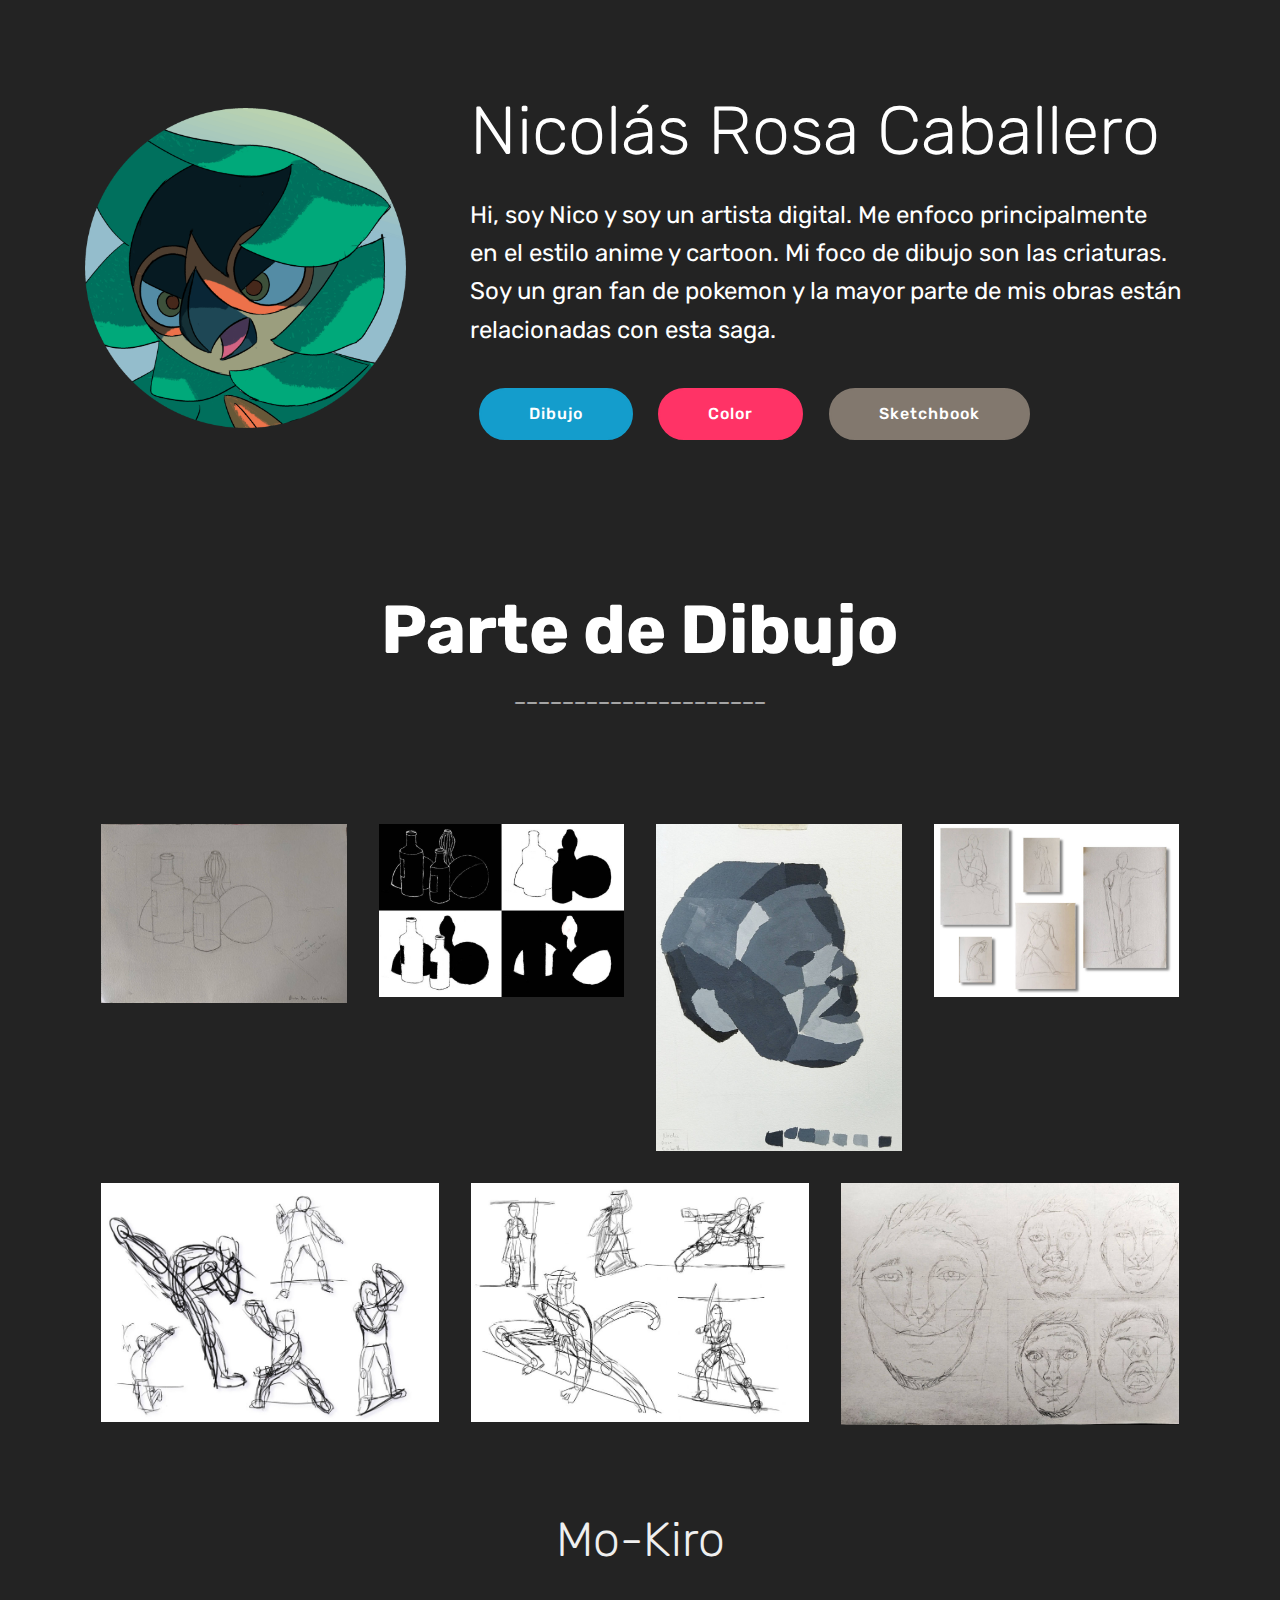
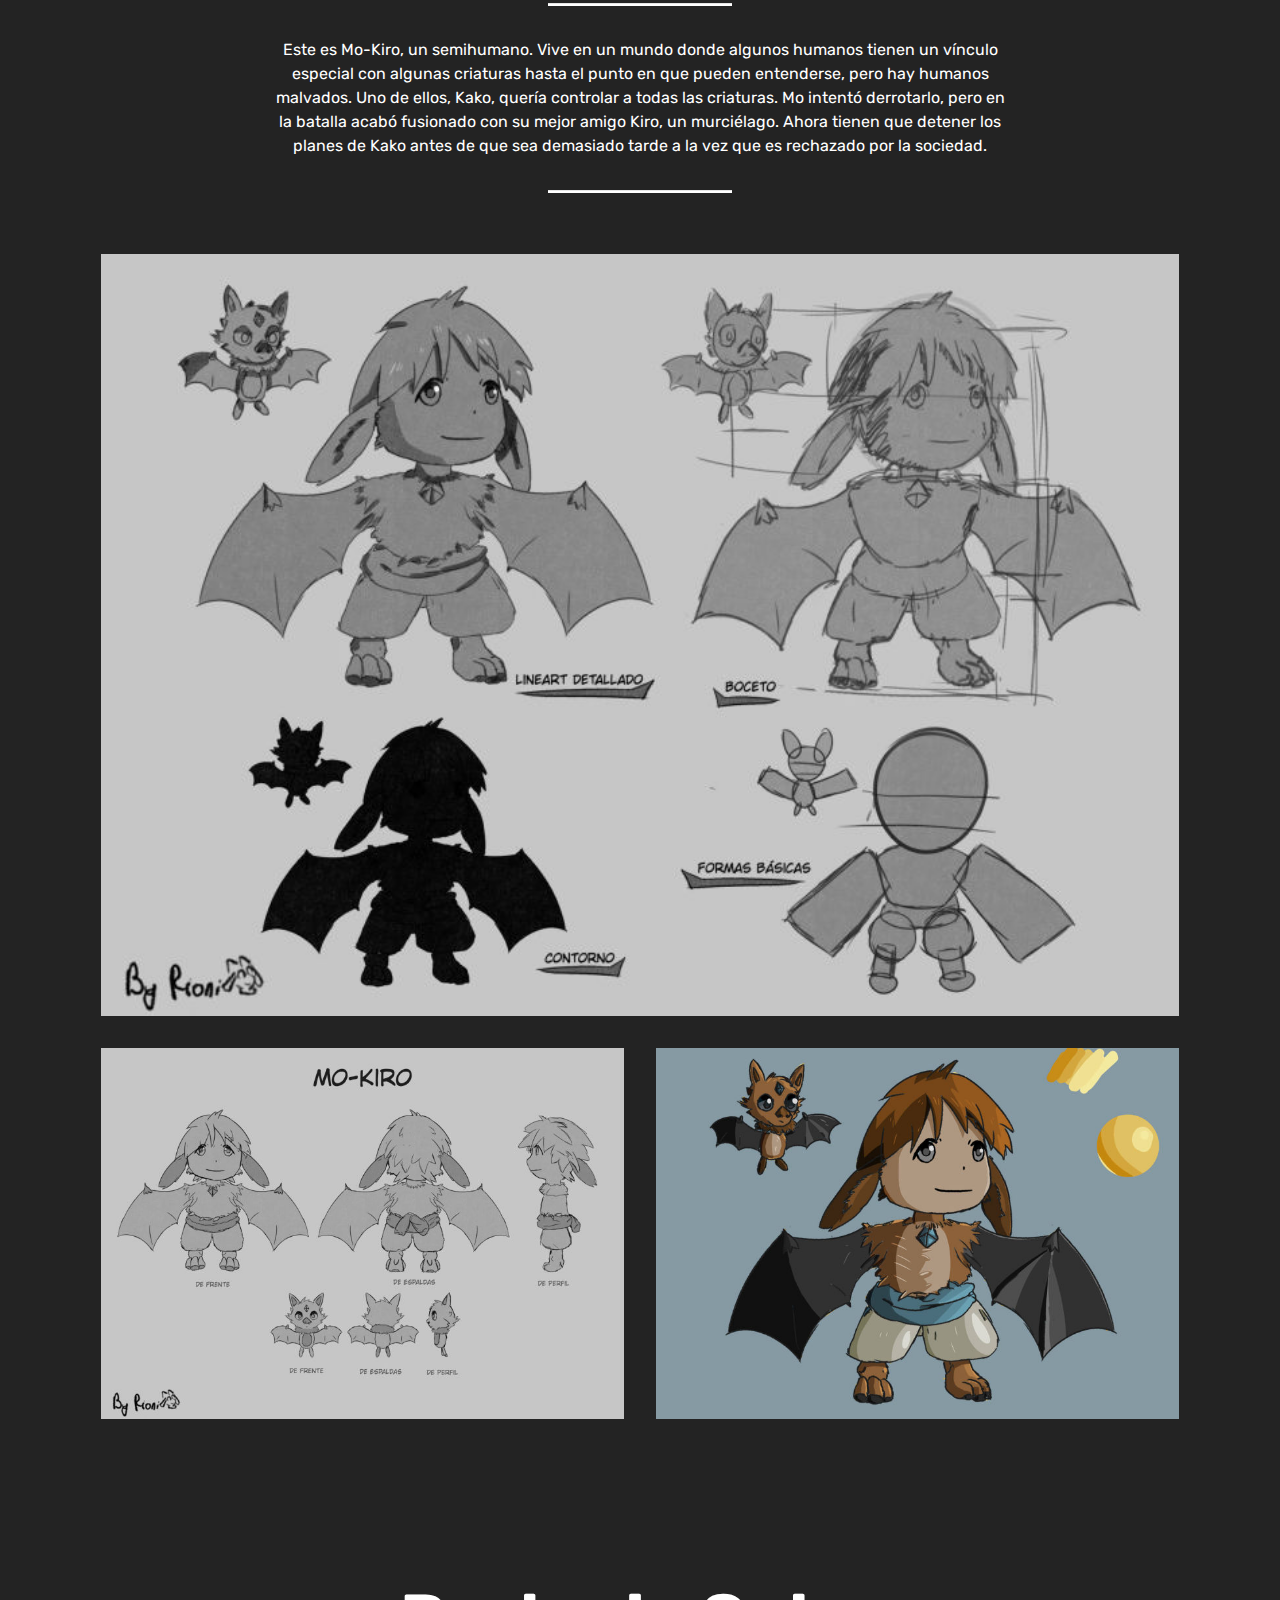
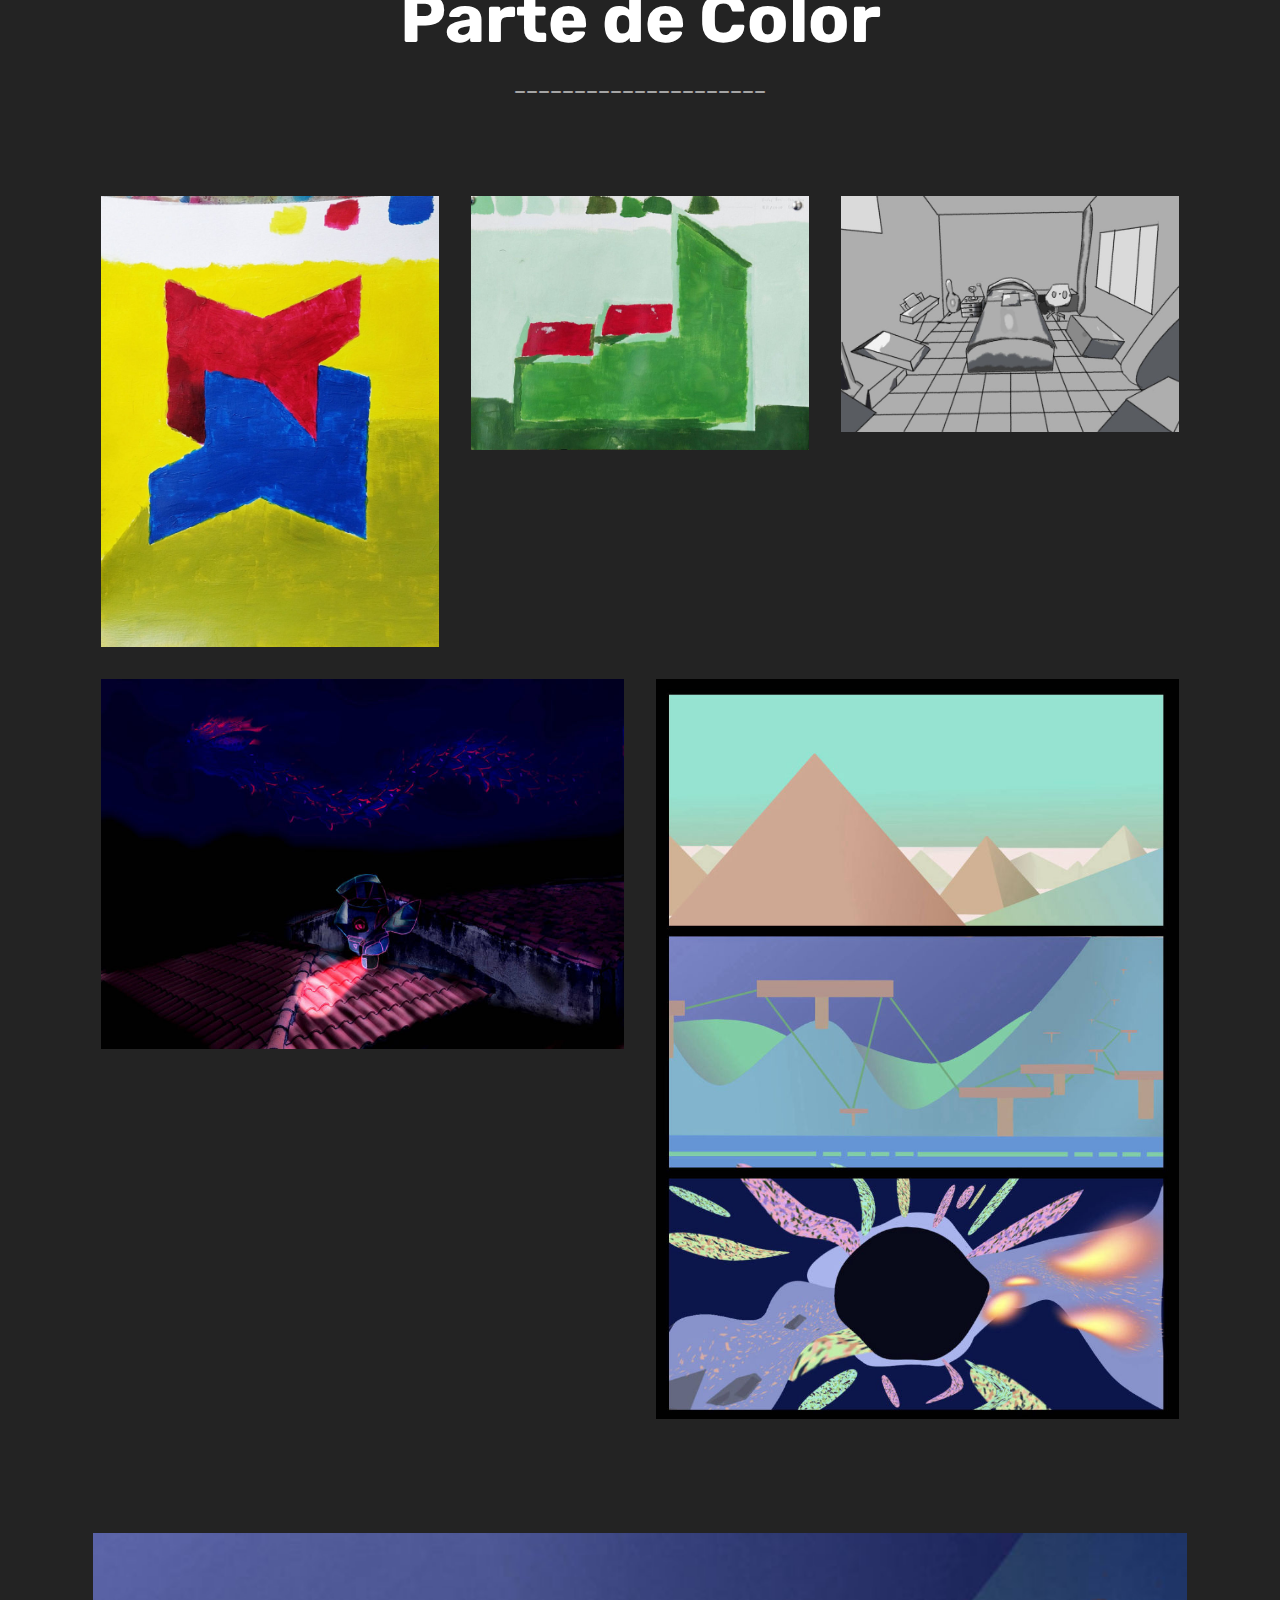
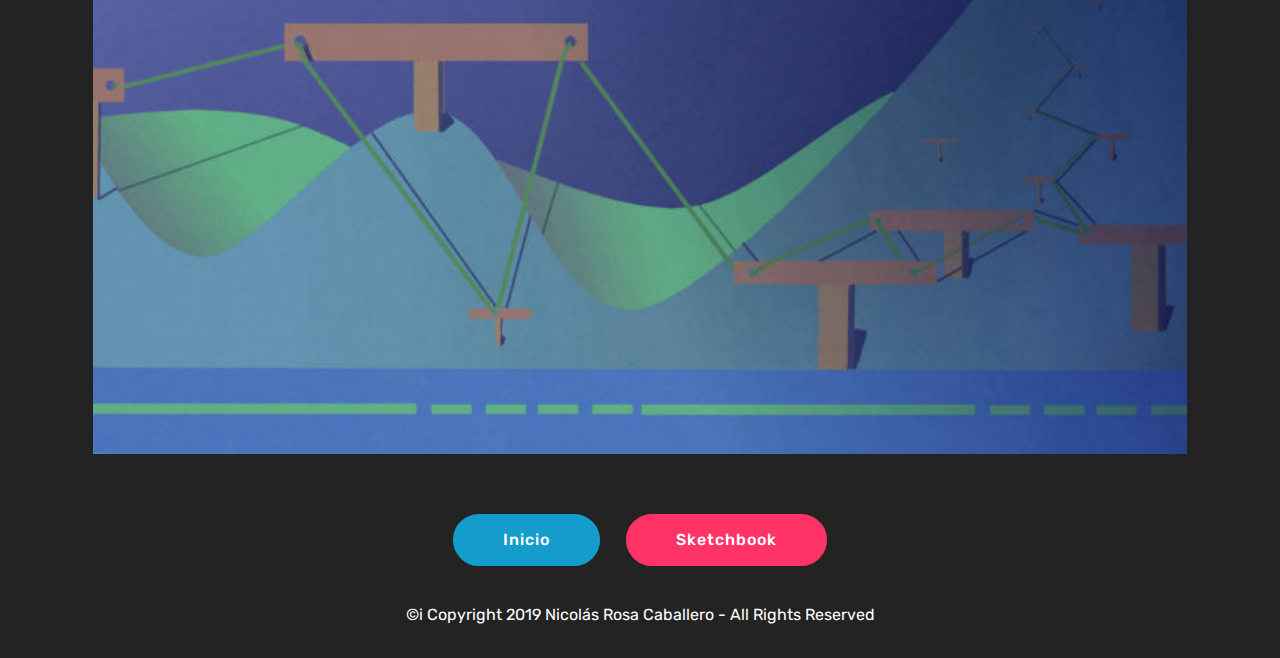
<file: index.html>
<!DOCTYPE html>
<html  >
<head>
  <!-- Site made with Mobirise Website Builder v4.12.3, https://mobirise.com -->
  <meta charset="UTF-8">
  <meta http-equiv="X-UA-Compatible" content="IE=edge">
  <meta name="generator" content="Mobirise v4.12.3, mobirise.com">
  <meta name="viewport" content="width=device-width, initial-scale=1, minimum-scale=1">
  <link rel="shortcut icon" href="assets/images/logo4.png" type="image/x-icon">
  <meta name="description" content="">
  
  
  <title>Home</title>
  <link rel="stylesheet" href="assets/web/assets/mobirise-icons/mobirise-icons.css">
  <link rel="stylesheet" href="assets/bootstrap/css/bootstrap.min.css">
  <link rel="stylesheet" href="assets/bootstrap/css/bootstrap-grid.min.css">
  <link rel="stylesheet" href="assets/bootstrap/css/bootstrap-reboot.min.css">
  <link rel="stylesheet" href="assets/tether/tether.min.css">
  <link rel="stylesheet" href="assets/theme/css/style.css">
  <link rel="stylesheet" href="assets/gallery/style.css">
  <link rel="preload" as="style" href="assets/mobirise/css/mbr-additional.css"><link rel="stylesheet" href="assets/mobirise/css/mbr-additional.css" type="text/css">
  
  
  
</head>
<body>
  <section class="header3 cid-s0ERqsQENN" id="header3-16">

    

    

    <div class="container">
        <div class="media-container-row">
            <div class="mbr-figure" style="width: 50%;">
                <img src="assets/images/1-1014x1014.png" alt="Mobirise" title="">
            </div>

            <div class="media-content">
                <h1 class="mbr-section-title mbr-white pb-3 mbr-fonts-style display-1">
                    Nicolás Rosa Caballero</h1>
                
                <div class="mbr-section-text mbr-white pb-3 ">
                    <p class="mbr-text mbr-fonts-style display-5">
                        Hi, soy Nico y soy un artista digital. Me enfoco principalmente<br>en el estilo anime y cartoon. Mi foco de dibujo son las criaturas. Soy un gran fan de pokemon y la mayor parte de mis obras están relacionadas con esta saga.</p>
                </div>
                <div class="mbr-section-btn"><a class="btn btn-md btn-primary display-4" href="index.html#content5-e">Dibujo</a>
                    <a class="btn btn-md btn-secondary display-4" href="index.html#content4-m">Color</a> <a class="btn btn-md btn-info display-4" href="page1.html">Sketchbook</a></div>
            </div>
        </div>
    </div>

</section>

<section class="engine"><a href="https://mobirise.info/z">best html templates</a></section><section class="mbr-section content5 cid-s0BRYVzt3G" id="content5-e">

    

    

    <div class="container">
        <div class="media-container-row">
            <div class="title col-12 col-md-8">
                <h2 class="align-center mbr-bold mbr-white pb-3 mbr-fonts-style display-1">
                    Parte de Dibujo</h2>
                <h3 class="mbr-section-subtitle align-center mbr-light mbr-white pb-3 mbr-fonts-style display-7">_____________________</h3>
                
                
            </div>
        </div>
    </div>
</section>

<section class="mbr-gallery mbr-slider-carousel cid-s0BYRwAEWY" id="gallery4-l">

    

    <div class="container">
        <div><!-- Gallery --><div class="gallery-row"><div class="mbr-gallery-layout-default"><div><div class="row-first row justify-content-center m-0"><div class="mbr-gallery-item col-lg-3 col-md-6 col-sm-12 p-3" data-video-url="false"><div href="#lb-gallery4-l" data-slide-to="0" data-toggle="modal"><img src="assets/images/1-2000x1457-800x583.jpg" alt="" title=""><span class="icon-focus"></span></div></div><div class="mbr-gallery-item col-lg-3 col-md-6 col-sm-12 p-3" data-video-url="false"><div href="#lb-gallery4-l" data-slide-to="1" data-toggle="modal"><img src="assets/images/2-2000x1414-800x566.jpg" alt="" title=""><span class="icon-focus"></span></div></div><div class="mbr-gallery-item col-lg-3 col-md-6 col-sm-12 p-3" data-video-url="false"><div href="#lb-gallery4-l" data-slide-to="2" data-toggle="modal"><img src="assets/images/3-1500x2000-800x1067.jpg" alt="" title=""><span class="icon-focus"></span></div></div><div class="mbr-gallery-item col-lg-3 col-md-6 col-sm-12 p-3" data-video-url="false"><div href="#lb-gallery4-l" data-slide-to="3" data-toggle="modal"><img src="assets/images/4-2000x1412-800x565.jpg" alt="" title=""><span class="icon-focus"></span></div></div></div><div class="row-second row justify-content-center m-0"><div class="mbr-gallery-item col-lg-4 col-md-4 col-sm-12 p-3" data-video-url="false"><div href="#lb-gallery4-l" data-slide-to="4" data-toggle="modal"><img src="assets/images/5-2000x1412-800x565.jpg" alt="" title=""><span class="icon-focus"></span></div></div><div class="mbr-gallery-item col-lg-4 col-md-4 col-sm-12 p-3" data-video-url="false"><div href="#lb-gallery4-l" data-slide-to="5" data-toggle="modal"><img src="assets/images/6-2000x1412-800x565.jpg" alt="" title=""><span class="icon-focus"></span></div></div><div class="mbr-gallery-item col-lg-4 col-md-4 col-sm-12 p-3" data-video-url="false"><div href="#lb-gallery4-l" data-slide-to="6" data-toggle="modal"><img src="assets/images/7-2000x1429-800x572.jpg" alt="" title=""><span class="icon-focus"></span></div></div></div></div><div class="clearfix"></div></div></div><!-- Lightbox --><div data-app-prevent-settings="" class="mbr-slider modal fade carousel slide" tabindex="-1" data-keyboard="true" data-interval="false" id="lb-gallery4-l"><div class="modal-dialog"><div class="modal-content"><div class="modal-body"><div class="carousel-inner"><div class="carousel-item"><img src="assets/images/1-2000x1457.jpg" alt="" title=""></div><div class="carousel-item"><img src="assets/images/2-2000x1414.jpg" alt="" title=""></div><div class="carousel-item"><img src="assets/images/3-1500x2000.jpg" alt="" title=""></div><div class="carousel-item"><img src="assets/images/4-2000x1412.jpg" alt="" title=""></div><div class="carousel-item"><img src="assets/images/5-2000x1412.jpg" alt="" title=""></div><div class="carousel-item"><img src="assets/images/6-2000x1412.jpg" alt="" title=""></div><div class="carousel-item active"><img src="assets/images/7-2000x1429.jpg" alt="" title=""></div></div><a class="carousel-control carousel-control-prev" role="button" data-slide="prev" href="#lb-gallery4-l"><span class="mbri-left mbr-iconfont" aria-hidden="true"></span><span class="sr-only">Previous</span></a><a class="carousel-control carousel-control-next" role="button" data-slide="next" href="#lb-gallery4-l"><span class="mbri-right mbr-iconfont" aria-hidden="true"></span><span class="sr-only">Next</span></a><a class="close" href="#" role="button" data-dismiss="modal"><span class="sr-only">Close</span></a></div></div></div></div></div>
    </div>

</section>

<section class="mbr-section content4 cid-s0C8iZdyMY" id="content4-x">

    

    <div class="container">
        <div class="media-container-row">
            <div class="title col-12 col-md-8">
                <h2 class="align-center pb-3 mbr-fonts-style display-2">
                    Mo-Kiro</h2>
                
                
            </div>
        </div>
    </div>
</section>

<section class="mbr-section article content10 cid-s0C8k1e6WN" id="content10-y">
    
     

    <div class="container">
        <div class="inner-container" style="width: 66%;">
            <hr class="line" style="width: 25%;">
            <div class="section-text align-center mbr-white mbr-fonts-style display-7">Este es Mo-Kiro, un semihumano. Vive en un mundo donde algunos humanos tienen un vínculo especial con algunas criaturas hasta el punto en que pueden entenderse, pero hay humanos malvados. Uno de ellos, Kako, quería controlar a todas las criaturas. Mo intentó derrotarlo, pero en la batalla acabó fusionado con su mejor amigo Kiro, un murciélago. Ahora tienen que detener los planes de Kako antes de que sea demasiado tarde a la vez que es rechazado por la sociedad.</div>
            <hr class="line" style="width: 25%;">
        </div>
    </div>
</section>

<section class="mbr-gallery mbr-slider-carousel cid-s0C63aYhXE" id="gallery4-v">

    

    <div class="container">
        <div><!-- Gallery --><div class="gallery-row"><div class="mbr-gallery-layout-default"><div><div class="row-first row justify-content-center m-0"><div class="mbr-gallery-item col-lg-12 col-md-6 col-sm-12 p-3" data-video-url="false"><div href="#lb-gallery4-v" data-slide-to="0" data-toggle="modal"><img src="assets/images/8-2000x1414-800x566.jpg" alt="" title=""><span class="icon-focus"></span></div></div></div><div class="row-second row justify-content-center m-0"><div class="mbr-gallery-item col-lg-6 col-md-6 col-sm-12 p-3" data-video-url="false"><div href="#lb-gallery4-v" data-slide-to="1" data-toggle="modal"><img src="assets/images/9-2000x1414-800x566.jpg" alt="" title=""><span class="icon-focus"></span></div></div><div class="mbr-gallery-item col-lg-6 col-md-6 col-sm-12 p-3" data-video-url="false"><div href="#lb-gallery4-v" data-slide-to="2" data-toggle="modal"><img src="assets/images/10-2000x1414-800x566.jpg" alt="" title=""><span class="icon-focus"></span></div></div></div></div><div class="clearfix"></div></div></div><!-- Lightbox --><div data-app-prevent-settings="" class="mbr-slider modal fade carousel slide" tabindex="-1" data-keyboard="true" data-interval="false" id="lb-gallery4-v"><div class="modal-dialog"><div class="modal-content"><div class="modal-body"><div class="carousel-inner"><div class="carousel-item"><img src="assets/images/8-2000x1414.jpg" alt="" title=""></div><div class="carousel-item"><img src="assets/images/9-2000x1414.jpg" alt="" title=""></div><div class="carousel-item active"><img src="assets/images/10-2000x1414.jpg" alt="" title=""></div></div><a class="carousel-control carousel-control-prev" role="button" data-slide="prev" href="#lb-gallery4-v"><span class="mbri-left mbr-iconfont" aria-hidden="true"></span><span class="sr-only">Previous</span></a><a class="carousel-control carousel-control-next" role="button" data-slide="next" href="#lb-gallery4-v"><span class="mbri-right mbr-iconfont" aria-hidden="true"></span><span class="sr-only">Next</span></a><a class="close" href="#" role="button" data-dismiss="modal"><span class="sr-only">Close</span></a></div></div></div></div></div>
    </div>

</section>

<section class="mbr-section content4 cid-s0C0HiWBUi" id="content4-m">

    

    <div class="container">
        <div class="media-container-row">
            <div class="title col-12 col-md-8">
                <h2 class="align-center pb-3 mbr-fonts-style display-1"><strong>
                    Parte de Color</strong></h2>
                <h3 class="mbr-section-subtitle align-center mbr-light mbr-fonts-style display-7">
                    _____________________
                </h3>
                
            </div>
        </div>
    </div>
</section>

<section class="mbr-gallery mbr-slider-carousel cid-s0C1afxXaD" id="gallery4-o">

    

    <div class="container">
        <div><!-- Gallery --><div class="gallery-row"><div class="mbr-gallery-layout-default"><div><div class="row-first row justify-content-center m-0"><div class="mbr-gallery-item col-lg-4 col-md-4 col-sm-12 p-3" data-video-url="false"><div href="#lb-gallery4-o" data-slide-to="0" data-toggle="modal"><img src="assets/images/1-1500x2000-800x1067.jpg" alt="" title=""><span class="icon-focus"></span></div></div><div class="mbr-gallery-item col-lg-4 col-md-4 col-sm-12 p-3" data-video-url="false"><div href="#lb-gallery4-o" data-slide-to="1" data-toggle="modal"><img src="assets/images/2-1280x960-800x600.jpg" alt="" title=""><span class="icon-focus"></span></div></div><div class="mbr-gallery-item col-lg-4 col-md-4 col-sm-12 p-3" data-video-url="false"><div href="#lb-gallery4-o" data-slide-to="2" data-toggle="modal"><img src="assets/images/3-2000x1398-800x559.jpg" alt="" title=""><span class="icon-focus"></span></div></div></div><div class="row-second row justify-content-center m-0"><div class="mbr-gallery-item col-lg-6 col-md-6 col-sm-12 p-3" data-video-url="false"><div href="#lb-gallery4-o" data-slide-to="3" data-toggle="modal"><img src="assets/images/4-2000x1414-800x566.jpg" alt="" title=""><span class="icon-focus"></span></div></div><div class="mbr-gallery-item col-lg-6 col-md-6 col-sm-12 p-3" data-video-url="false"><div href="#lb-gallery4-o" data-slide-to="4" data-toggle="modal"><img src="assets/images/5-1240x1754-800x1132.jpg" alt="" title=""><span class="icon-focus"></span></div></div></div></div><div class="clearfix"></div></div></div><!-- Lightbox --><div data-app-prevent-settings="" class="mbr-slider modal fade carousel slide" tabindex="-1" data-keyboard="true" data-interval="false" id="lb-gallery4-o"><div class="modal-dialog"><div class="modal-content"><div class="modal-body"><div class="carousel-inner"><div class="carousel-item"><img src="assets/images/1-1500x2000.jpg" alt="" title=""></div><div class="carousel-item"><img src="assets/images/2-1280x960.jpg" alt="" title=""></div><div class="carousel-item"><img src="assets/images/3-2000x1398.jpg" alt="" title=""></div><div class="carousel-item"><img src="assets/images/4-2000x1414.jpg" alt="" title=""></div><div class="carousel-item active"><img src="assets/images/5-1240x1754.jpg" alt="" title=""></div></div><a class="carousel-control carousel-control-prev" role="button" data-slide="prev" href="#lb-gallery4-o"><span class="mbri-left mbr-iconfont" aria-hidden="true"></span><span class="sr-only">Previous</span></a><a class="carousel-control carousel-control-next" role="button" data-slide="next" href="#lb-gallery4-o"><span class="mbri-right mbr-iconfont" aria-hidden="true"></span><span class="sr-only">Next</span></a><a class="close" href="#" role="button" data-dismiss="modal"><span class="sr-only">Close</span></a></div></div></div></div></div>
    </div>

</section>

<section class="mbr-gallery mbr-slider-carousel cid-s0C5pnDWvj" id="gallery4-u">

    

    <div class="container">
        <div><!-- Gallery --><div class="gallery-row"><div class="mbr-gallery-layout-default"><div><div class="row-first row justify-content-center m-0"><div class="mbr-gallery-item col-lg-12 col-md-6 col-sm-12 p-2" data-video-url="false"><div href="#lb-gallery4-u" data-slide-to="0" data-toggle="modal"><img src="assets/images/6-2000x953-800x381.jpg" alt="" title=""><span class="icon-focus"></span></div></div></div></div><div class="clearfix"></div></div></div><!-- Lightbox --><div data-app-prevent-settings="" class="mbr-slider modal fade carousel slide" tabindex="-1" data-keyboard="true" data-interval="false" id="lb-gallery4-u"><div class="modal-dialog"><div class="modal-content"><div class="modal-body"><div class="carousel-inner"><div class="carousel-item active"><img src="assets/images/6-2000x953.jpg" alt="" title=""></div></div><a class="carousel-control carousel-control-prev" role="button" data-slide="prev" href="#lb-gallery4-u"><span class="mbri-left mbr-iconfont" aria-hidden="true"></span><span class="sr-only">Previous</span></a><a class="carousel-control carousel-control-next" role="button" data-slide="next" href="#lb-gallery4-u"><span class="mbri-right mbr-iconfont" aria-hidden="true"></span><span class="sr-only">Next</span></a><a class="close" href="#" role="button" data-dismiss="modal"><span class="sr-only">Close</span></a></div></div></div></div></div>
    </div>

</section>

<section class="mbr-section content8 cid-s0EUJHnQI4" id="content8-17">

    

    <div class="container">
        <div class="media-container-row title">
            <div class="col-12 col-md-8">
                <div class="mbr-section-btn align-center"><a class="btn btn-primary display-4" href="#top">Inicio</a>
                    <a class="btn btn-secondary display-4" href="page1.html#header1-10">Sketchbook</a></div>
            </div>
        </div>
    </div>
</section>

<section once="footers" class="cid-s0C2JcTIdu" id="footer6-r">

    

    

    <div class="container">
        <div class="media-container-row align-center mbr-white">
            <div class="col-12">
                <p class="mbr-text mb-0 mbr-fonts-style display-7">
                    ©i Copyright 2019 Nicolás Rosa Caballero - All Rights Reserved
                </p>
            </div>
        </div>
    </div>
</section>


  <script src="assets/web/assets/jquery/jquery.min.js"></script>
  <script src="assets/popper/popper.min.js"></script>
  <script src="assets/bootstrap/js/bootstrap.min.js"></script>
  <script src="assets/tether/tether.min.js"></script>
  <script src="assets/smoothscroll/smooth-scroll.js"></script>
  <script src="assets/bootstrapcarouselswipe/bootstrap-carousel-swipe.js"></script>
  <script src="assets/vimeoplayer/jquery.mb.vimeo_player.js"></script>
  <script src="assets/masonry/masonry.pkgd.min.js"></script>
  <script src="assets/imagesloaded/imagesloaded.pkgd.min.js"></script>
  <script src="assets/theme/js/script.js"></script>
  <script src="assets/gallery/player.min.js"></script>
  <script src="assets/gallery/script.js"></script>
  <script src="assets/slidervideo/script.js"></script>
  
  
</body>
</html>
</file>
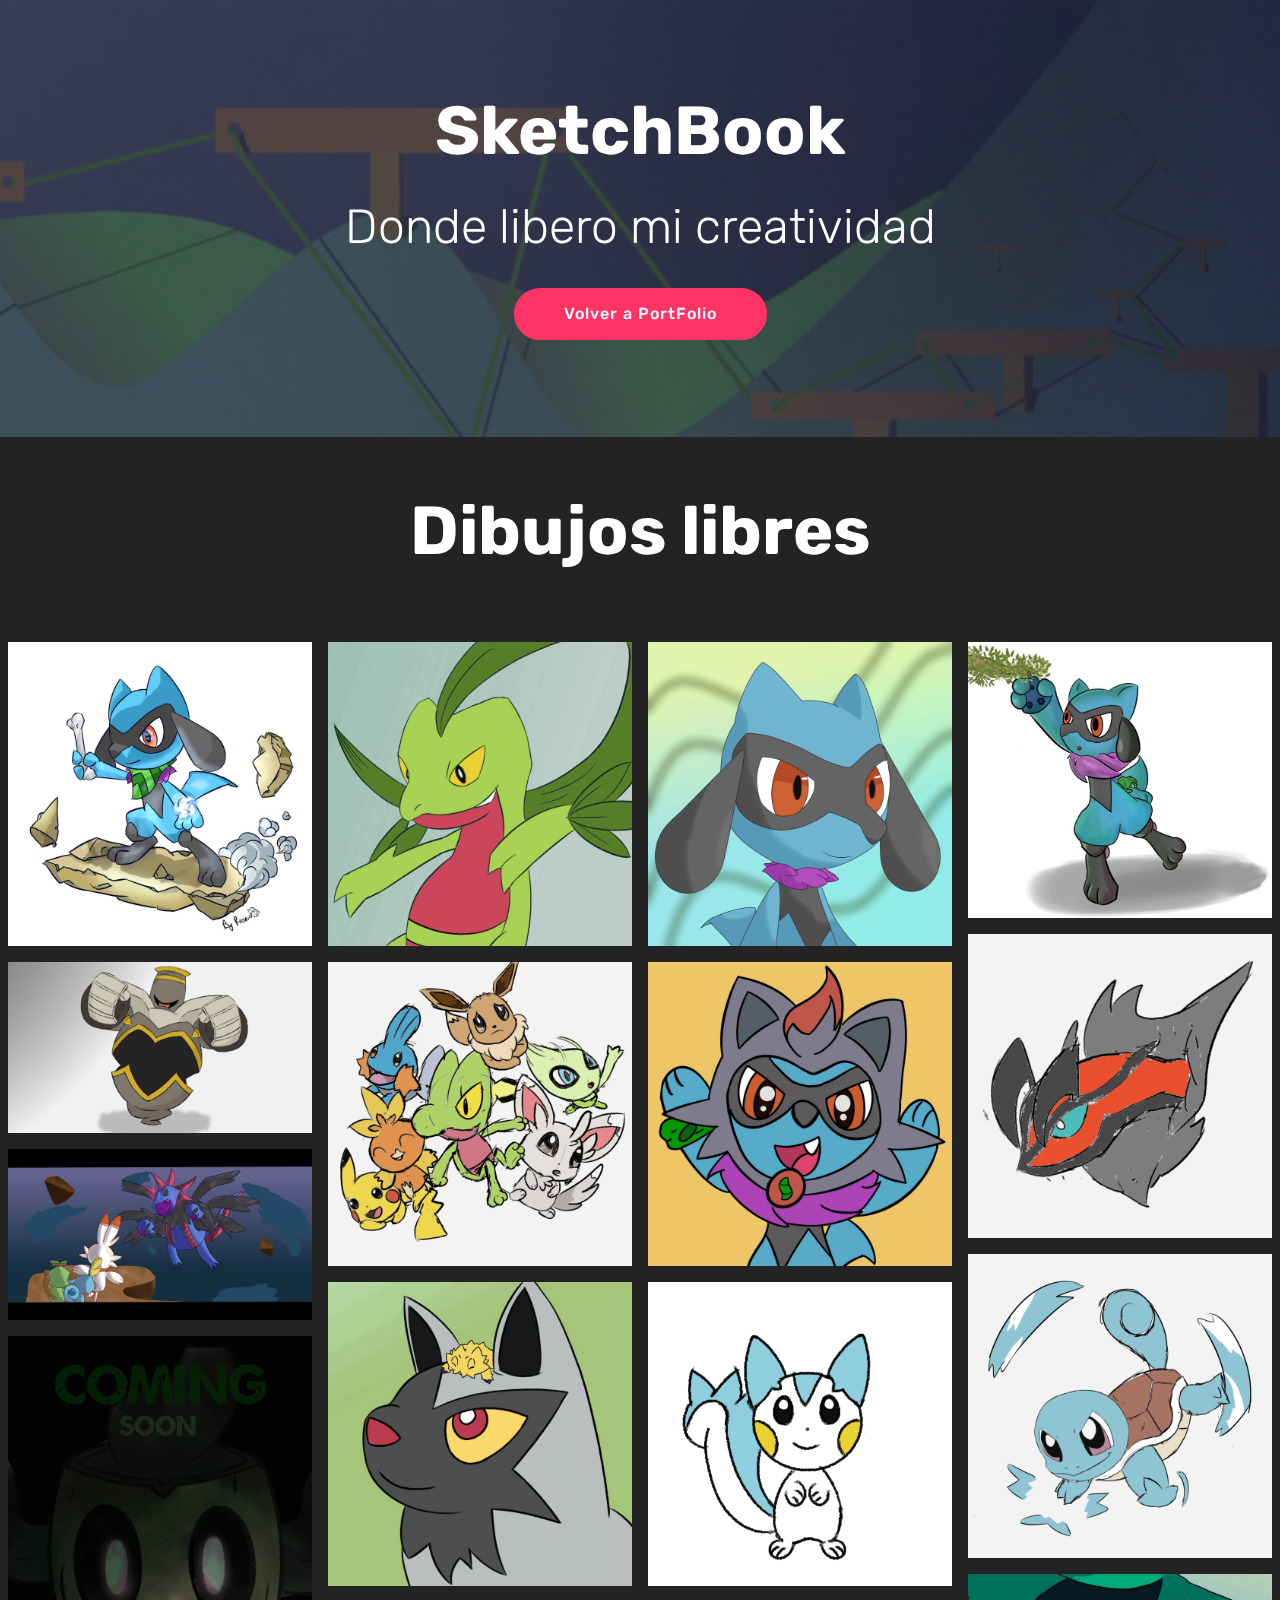
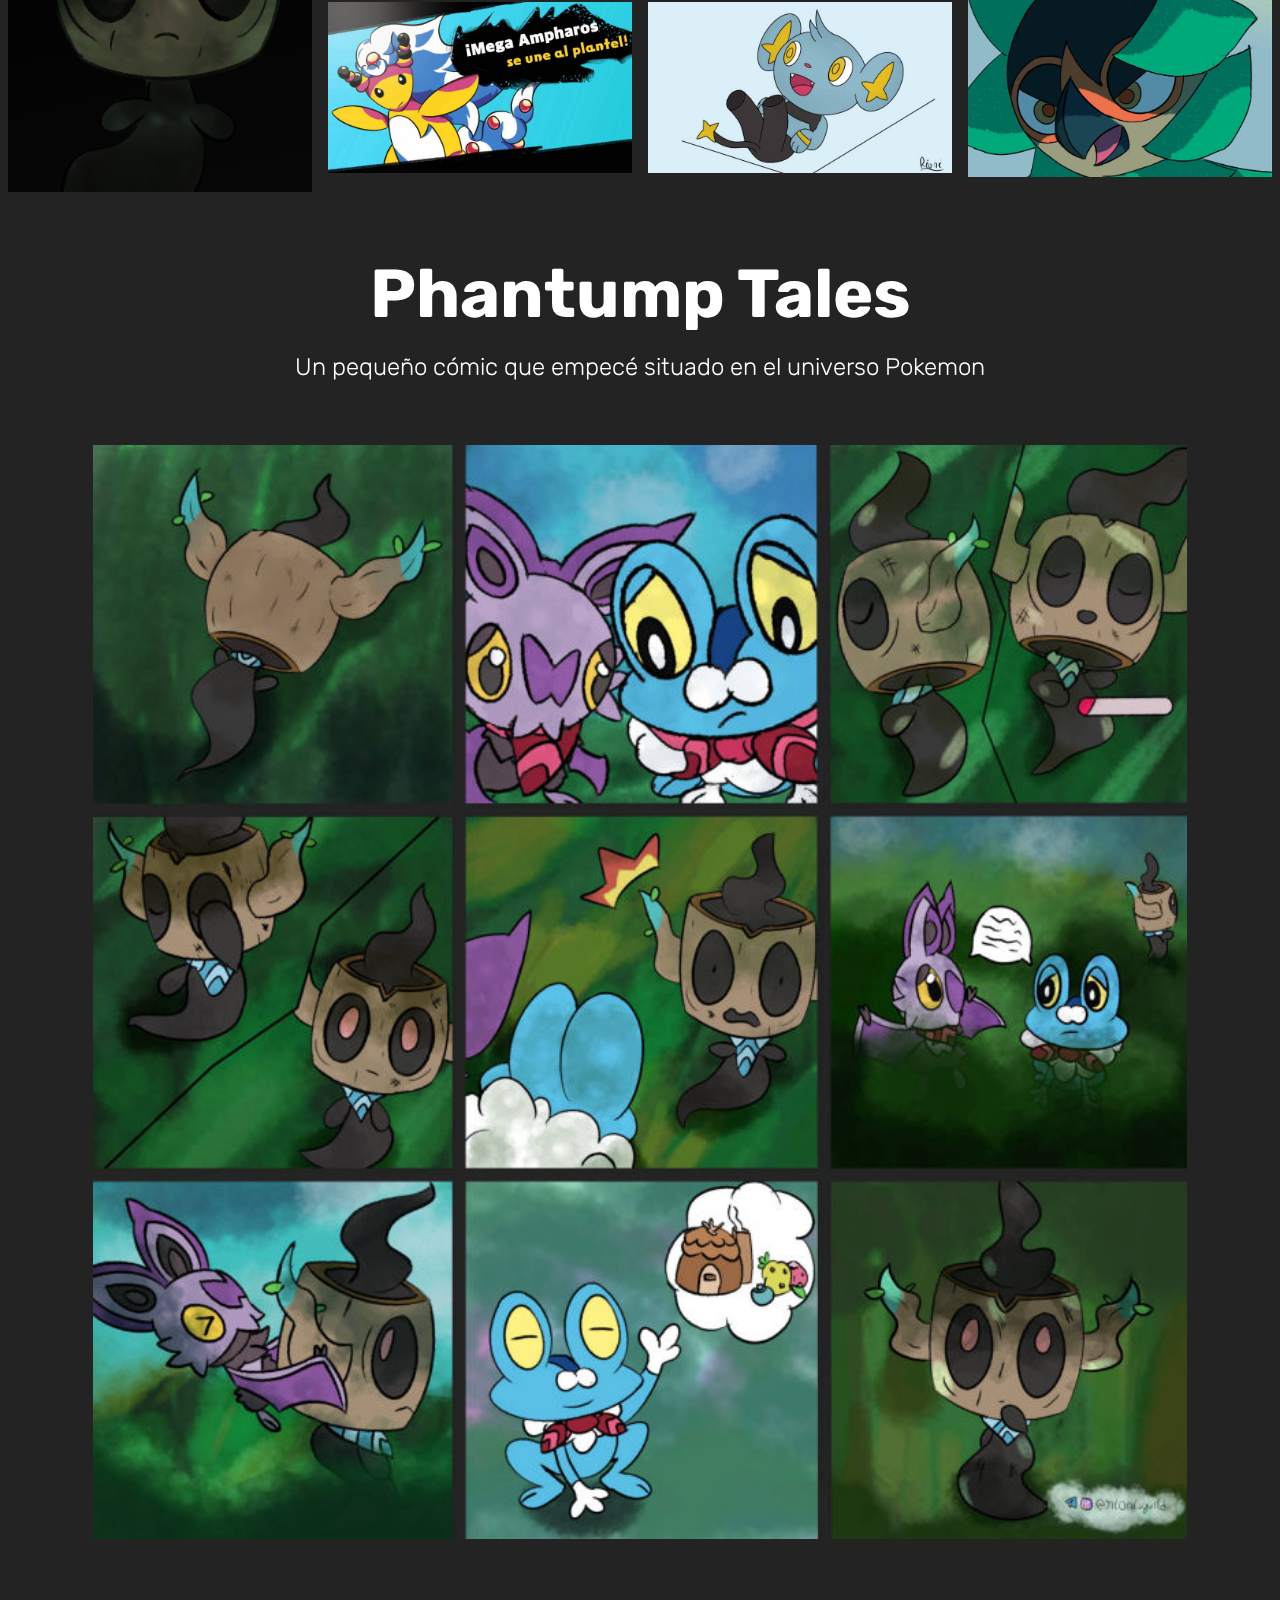
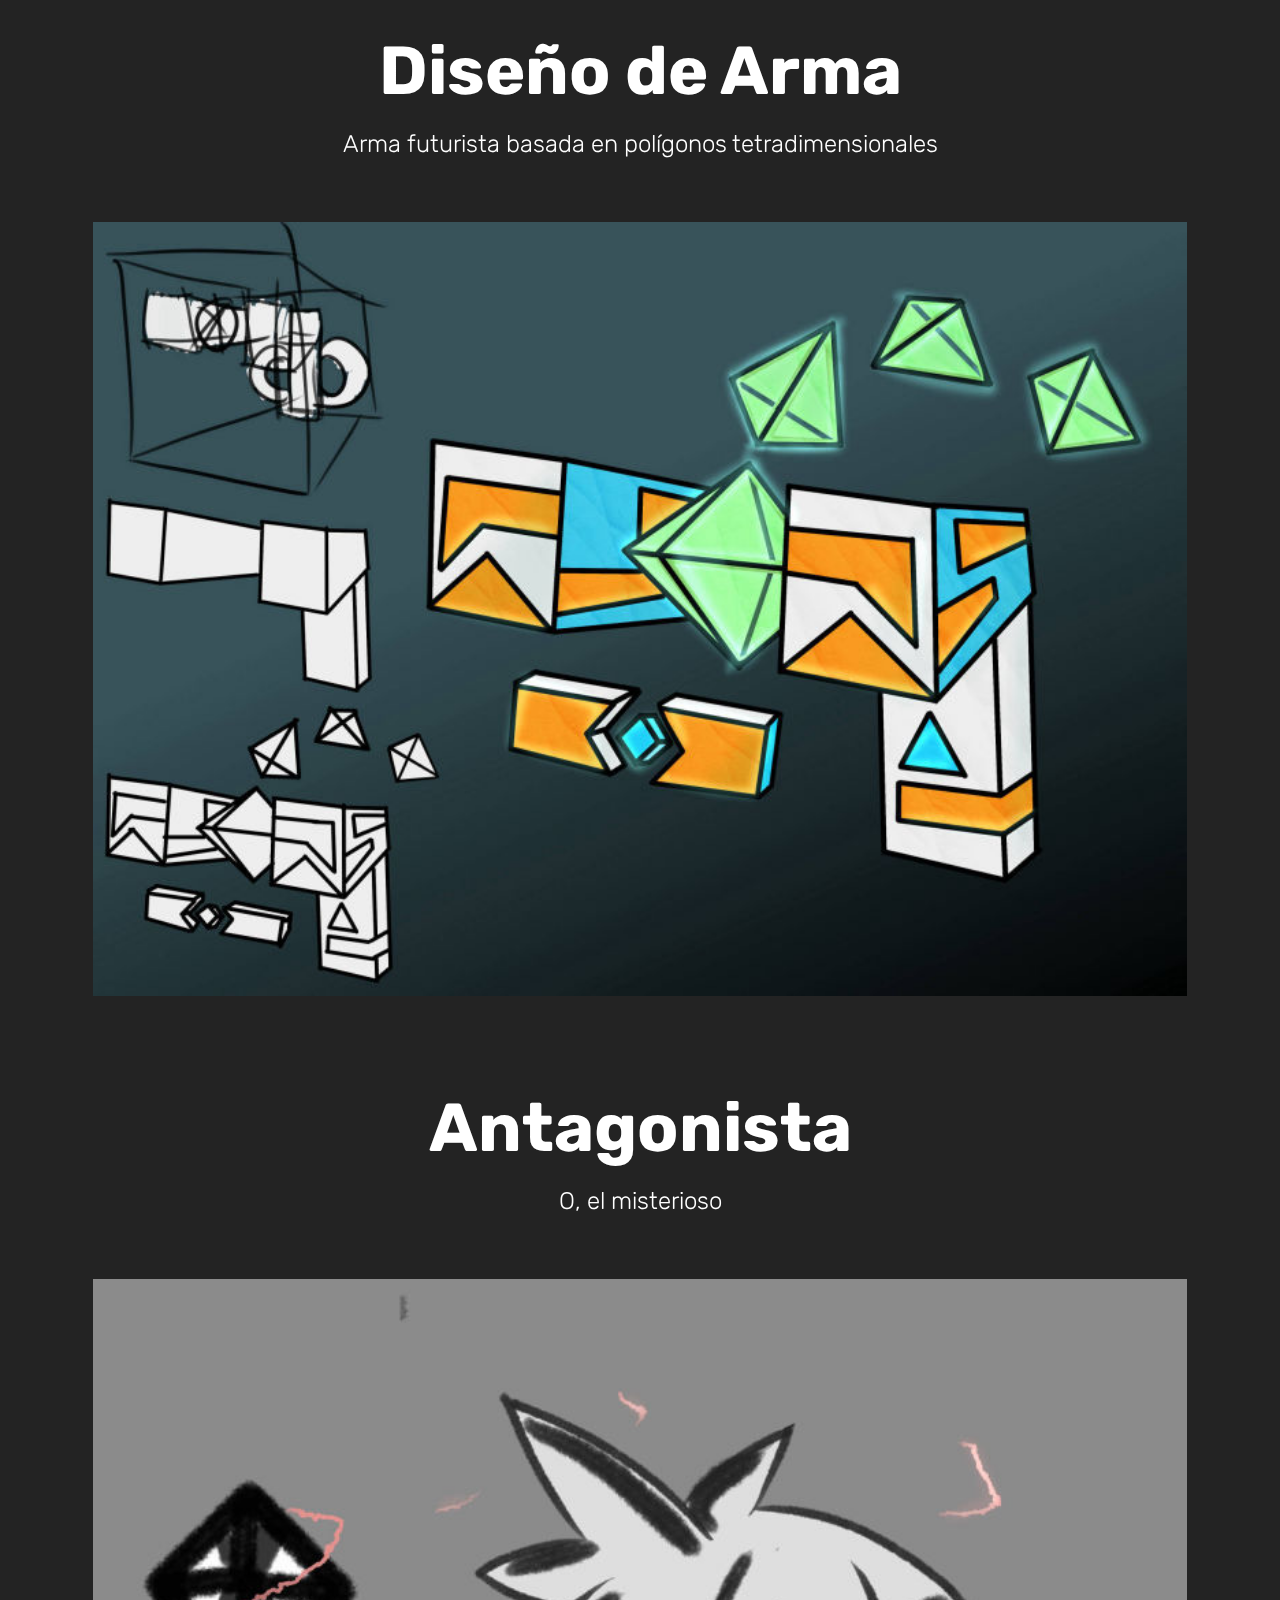
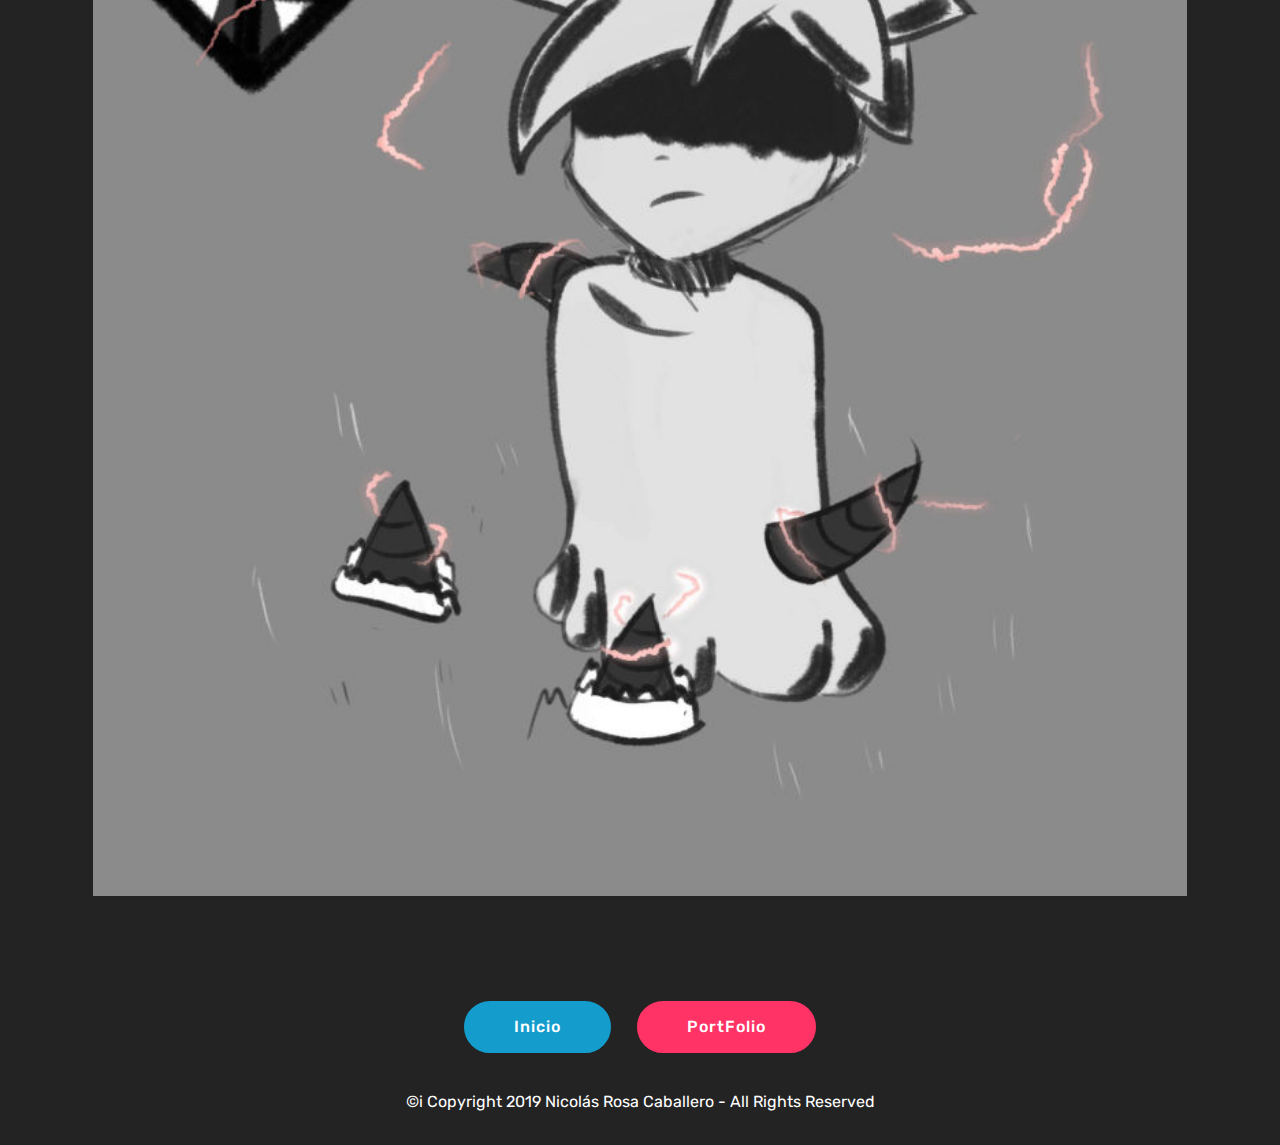
<file: page1.html>
<!DOCTYPE html>
<html  >
<head>
  <!-- Site made with Mobirise Website Builder v4.12.3, https://mobirise.com -->
  <meta charset="UTF-8">
  <meta http-equiv="X-UA-Compatible" content="IE=edge">
  <meta name="generator" content="Mobirise v4.12.3, mobirise.com">
  <meta name="viewport" content="width=device-width, initial-scale=1, minimum-scale=1">
  <link rel="shortcut icon" href="assets/images/logo4.png" type="image/x-icon">
  <meta name="description" content="Site Creator Description">
  
  
  <title>Sketchbook</title>
  <link rel="stylesheet" href="assets/web/assets/mobirise-icons/mobirise-icons.css">
  <link rel="stylesheet" href="assets/bootstrap/css/bootstrap.min.css">
  <link rel="stylesheet" href="assets/bootstrap/css/bootstrap-grid.min.css">
  <link rel="stylesheet" href="assets/bootstrap/css/bootstrap-reboot.min.css">
  <link rel="stylesheet" href="assets/tether/tether.min.css">
  <link rel="stylesheet" href="assets/theme/css/style.css">
  <link rel="stylesheet" href="assets/gallery/style.css">
  <link rel="preload" as="style" href="assets/mobirise/css/mbr-additional.css"><link rel="stylesheet" href="assets/mobirise/css/mbr-additional.css" type="text/css">
  
  
  
</head>
<body>
  <section class="header1 cid-s0EPuHqFk0 mbr-parallax-background" id="header1-10">

    

    <div class="mbr-overlay" style="opacity: 0.6; background-color: rgb(35, 35, 35);">
    </div>

    <div class="container">
        <div class="row justify-content-md-center">
            <div class="mbr-white col-md-10">
                <h1 class="mbr-section-title align-center mbr-bold pb-3 mbr-fonts-style display-1">
                    SketchBook</h1>
                <h3 class="mbr-section-subtitle align-center mbr-light pb-3 mbr-fonts-style display-2">
                    Donde libero mi creatividad</h3>
                
                <div class="mbr-section-btn align-center"><a class="btn btn-md btn-secondary display-4" href="index.html#header3-16">
                        Volver a PortFolio</a></div>
            </div>
        </div>
    </div>

</section>

<section class="engine"><a href="https://mobirise.info/j">website templates</a></section><section class="mbr-section content5 cid-s0FaJf9tVG" id="content5-19">

    

    

    <div class="container">
        <div class="media-container-row">
            <div class="title col-12 col-md-8">
                <h2 class="align-center mbr-bold mbr-white pb-3 mbr-fonts-style display-1">
                    Dibujos libres</h2>
                
                
                
            </div>
        </div>
    </div>
</section>

<section class="mbr-gallery mbr-slider-carousel cid-s0FohqTndL" id="gallery3-1f">

    

    <div>
        <div><!-- Filter --><!-- Gallery --><div class="mbr-gallery-row"><div class="mbr-gallery-layout-default"><div><div><div class="mbr-gallery-item mbr-gallery-item--p1" data-video-url="false" data-tags="Animada"><div href="#lb-gallery3-1f" data-slide-to="0" data-toggle="modal"><img src="assets/images/heroiczorio-1-2000x2000-800x800-800x800.jpg" alt="" title=""><span class="icon-focus"></span></div></div><div class="mbr-gallery-item mbr-gallery-item--p1" data-video-url="false" data-tags="Responsive"><div href="#lb-gallery3-1f" data-slide-to="1" data-toggle="modal"><img src="assets/images/trevyle-2000x2000-800x800-800x800.jpg" alt="" title=""><span class="icon-focus"></span></div></div><div class="mbr-gallery-item mbr-gallery-item--p1" data-video-url="false" data-tags="Increíble"><div href="#lb-gallery3-1f" data-slide-to="2" data-toggle="modal"><img src="assets/images/riolupfp5-2000x2000-800x800-800x800.png" alt="" title=""><span class="icon-focus"></span></div></div><div class="mbr-gallery-item mbr-gallery-item--p1" data-video-url="false" data-tags="Increíble"><div href="#lb-gallery3-1f" data-slide-to="3" data-toggle="modal"><img src="assets/images/redrawclean-2000x1818-800x727-800x727.jpg" alt="" title=""><span class="icon-focus"></span></div></div><div class="mbr-gallery-item mbr-gallery-item--p1" data-video-url="false" data-tags="Creativa"><div href="#lb-gallery3-1f" data-slide-to="4" data-toggle="modal"><img src="assets/images/dusknoirflat-1920x1080-800x450-800x450.jpg" alt="" title=""><span class="icon-focus"></span></div></div><div class="mbr-gallery-item mbr-gallery-item--p1" data-video-url="false" data-tags="Increíble"><div href="#lb-gallery3-1f" data-slide-to="5" data-toggle="modal"><img src="assets/images/pokemonmulti1-2000x2000-800x800-800x800.png" alt="" title=""><span class="icon-focus"></span></div></div><div class="mbr-gallery-item mbr-gallery-item--p1" data-video-url="false" data-tags="Responsive"><div href="#lb-gallery3-1f" data-slide-to="6" data-toggle="modal"><img src="assets/images/zorioaszorua-2000x2000-800x800-800x800.jpg" alt="" title=""><span class="icon-focus"></span></div></div><div class="mbr-gallery-item mbr-gallery-item--p1" data-video-url="false" data-tags="Animada"><div href="#lb-gallery3-1f" data-slide-to="7" data-toggle="modal"><img src="assets/images/yveltalheadshotsketch-2000x2000-800x800-800x800.png" alt="" title=""><span class="icon-focus"></span></div></div><div class="mbr-gallery-item mbr-gallery-item--p1" data-video-url="false" data-tags="Increíble"><div href="#lb-gallery3-1f" data-slide-to="8" data-toggle="modal"><img src="assets/images/scorprotec-2000x1125-800x450-800x450.png" alt="" title=""><span class="icon-focus"></span></div></div><div class="mbr-gallery-item mbr-gallery-item--p1" data-video-url="false" data-tags="Increíble"><div href="#lb-gallery3-1f" data-slide-to="9" data-toggle="modal"><img src="assets/images/poochyenajoltik-2000x2000-800x800-800x800.jpg" alt="" title=""><span class="icon-focus"></span></div></div><div class="mbr-gallery-item mbr-gallery-item--p1" data-video-url="false" data-tags="Increíble"><div href="#lb-gallery3-1f" data-slide-to="10" data-toggle="modal"><img src="assets/images/pachirisuanim2.gif" alt="" title=""><span class="icon-focus"></span></div></div><div class="mbr-gallery-item mbr-gallery-item--p1" data-video-url="false" data-tags="Increíble"><div href="#lb-gallery3-1f" data-slide-to="11" data-toggle="modal"><img src="assets/images/squirtlesketch2-2000x2000-800x800.png" alt="" title=""><span class="icon-focus"></span></div></div><div class="mbr-gallery-item mbr-gallery-item--p1" data-video-url="false" data-tags="Increíble"><div href="#lb-gallery3-1f" data-slide-to="12" data-toggle="modal"><img src="assets/images/promo-720x1080-720x1080.png" alt="" title=""><span class="icon-focus"></span></div></div><div class="mbr-gallery-item mbr-gallery-item--p1" data-video-url="false" data-tags="Increíble"><div href="#lb-gallery3-1f" data-slide-to="13" data-toggle="modal"><img src="assets/images/ampharosseunealplantel2-1366x768-800x450-800x450.jpg" alt="" title=""><span class="icon-focus"></span></div></div><div class="mbr-gallery-item mbr-gallery-item--p1" data-video-url="false" data-tags="Increíble"><div href="#lb-gallery3-1f" data-slide-to="14" data-toggle="modal"><img src="assets/images/shinx-practice-1920x1080-800x450-800x450.jpg" alt="" title=""><span class="icon-focus"></span></div></div><div class="mbr-gallery-item mbr-gallery-item--p1" data-video-url="false" data-tags="Increíble"><div href="#lb-gallery3-1f" data-slide-to="15" data-toggle="modal"><img src="assets/images/deci2-1920x1280-800x533.jpg" alt="" title=""><span class="icon-focus"></span></div></div></div></div><div class="clearfix"></div></div></div><!-- Lightbox --><div data-app-prevent-settings="" class="mbr-slider modal fade carousel slide" tabindex="-1" data-keyboard="true" data-interval="false" id="lb-gallery3-1f"><div class="modal-dialog"><div class="modal-content"><div class="modal-body"><div class="carousel-inner"><div class="carousel-item"><img src="assets/images/heroiczorio-1-2000x2000-800x800.jpg" alt="" title=""></div><div class="carousel-item"><img src="assets/images/trevyle-2000x2000-800x800.jpg" alt="" title=""></div><div class="carousel-item active"><img src="assets/images/riolupfp5-2000x2000-800x800.png" alt="" title=""></div><div class="carousel-item"><img src="assets/images/redrawclean-2000x1818-800x727.jpg" alt="" title=""></div><div class="carousel-item"><img src="assets/images/dusknoirflat-1920x1080-800x450.jpg" alt="" title=""></div><div class="carousel-item"><img src="assets/images/pokemonmulti1-2000x2000-800x800.png" alt="" title=""></div><div class="carousel-item"><img src="assets/images/zorioaszorua-2000x2000-800x800.jpg" alt="" title=""></div><div class="carousel-item"><img src="assets/images/yveltalheadshotsketch-2000x2000-800x800.png" alt="" title=""></div><div class="carousel-item"><img src="assets/images/scorprotec-2000x1125-800x450.png" alt="" title=""></div><div class="carousel-item"><img src="assets/images/poochyenajoltik-2000x2000-800x800.jpg" alt="" title=""></div><div class="carousel-item"><img src="assets/images/pachirisuanim2.gif" alt="" title=""></div><div class="carousel-item"><img src="assets/images/squirtlesketch2-2000x2000.png" alt="" title=""></div><div class="carousel-item"><img src="assets/images/promo-720x1080.png" alt="" title=""></div><div class="carousel-item"><img src="assets/images/ampharosseunealplantel2-1366x768-800x450.jpg" alt="" title=""></div><div class="carousel-item"><img src="assets/images/shinx-practice-1920x1080-800x450.jpg" alt="" title=""></div><div class="carousel-item"><img src="assets/images/deci2-1920x1280.jpg" alt="" title=""></div></div><a class="carousel-control carousel-control-prev" role="button" data-slide="prev" href="#lb-gallery3-1f"><span class="mbri-left mbr-iconfont" aria-hidden="true"></span><span class="sr-only">Previous</span></a><a class="carousel-control carousel-control-next" role="button" data-slide="next" href="#lb-gallery3-1f"><span class="mbri-right mbr-iconfont" aria-hidden="true"></span><span class="sr-only">Next</span></a><a class="close" href="#" role="button" data-dismiss="modal"><span class="sr-only">Close</span></a></div></div></div></div></div>
    </div>

</section>

<section class="mbr-section content5 cid-s0FaUA86yJ" id="content5-1a">

    

    

    <div class="container">
        <div class="media-container-row">
            <div class="title col-12 col-md-8">
                <h2 class="align-center mbr-bold mbr-white pb-3 mbr-fonts-style display-1">
                    Phantump Tales</h2>
                <h3 class="mbr-section-subtitle align-center mbr-light mbr-white pb-3 mbr-fonts-style display-5">
                    Un pequeño cómic que empecé situado en el universo Pokemon</h3>
                
                
            </div>
        </div>
    </div>
</section>

<section class="mbr-gallery mbr-slider-carousel cid-s0FdzgGYFM" id="gallery4-1c">

    

    <div class="container">
        <div><!-- Gallery --><div class="gallery-row"><div class="mbr-gallery-layout-default"><div><div class="row-first row justify-content-center m-0"><div class="mbr-gallery-item col-lg-12 col-md-6 col-sm-12 p-2" data-video-url="false"><div href="#lb-gallery4-1c" data-slide-to="0" data-toggle="modal"><img src="assets/images/phantim-2000x2000-800x800.jpg" alt="" title=""><span class="icon-focus"></span></div></div></div></div><div class="clearfix"></div></div></div><!-- Lightbox --><div data-app-prevent-settings="" class="mbr-slider modal fade carousel slide" tabindex="-1" data-keyboard="true" data-interval="false" id="lb-gallery4-1c"><div class="modal-dialog"><div class="modal-content"><div class="modal-body"><div class="carousel-inner"><div class="carousel-item active"><img src="assets/images/phantim-2000x2000.jpg" alt="" title=""></div><div class="carousel-item"><img src="assets/images/background2.jpg" alt="" title=""></div><div class="carousel-item"><img src="assets/images/background3.jpg" alt="" title=""></div><div class="carousel-item"><img src="assets/images/background4.jpg" alt="" title=""></div><div class="carousel-item"><img src="assets/images/background5.jpg" alt="" title=""></div><div class="carousel-item"><img src="assets/images/background6.jpg" alt="" title=""></div><div class="carousel-item"><img src="assets/images/background7.jpg" alt="" title=""></div><div class="carousel-item"><img src="assets/images/background8.jpg" alt="" title=""></div></div><a class="carousel-control carousel-control-prev" role="button" data-slide="prev" href="#lb-gallery4-1c"><span class="mbri-left mbr-iconfont" aria-hidden="true"></span><span class="sr-only">Previous</span></a><a class="carousel-control carousel-control-next" role="button" data-slide="next" href="#lb-gallery4-1c"><span class="mbri-right mbr-iconfont" aria-hidden="true"></span><span class="sr-only">Next</span></a><a class="close" href="#" role="button" data-dismiss="modal"><span class="sr-only">Close</span></a></div></div></div></div></div>
    </div>

</section>

<section class="mbr-section content5 cid-s0Fe8IEtzH" id="content5-1d">

    

    

    <div class="container">
        <div class="media-container-row">
            <div class="title col-12 col-md-8">
                <h2 class="align-center mbr-bold mbr-white pb-3 mbr-fonts-style display-1">
                    Diseño de Arma</h2>
                <h3 class="mbr-section-subtitle align-center mbr-light mbr-white pb-3 mbr-fonts-style display-5">
                    Arma futurista basada en polígonos tetradimensionales</h3>
                
                
            </div>
        </div>
    </div>
</section>

<section class="mbr-gallery mbr-slider-carousel cid-s0FezQ3Xzu" id="gallery4-1e">

    

    <div class="container">
        <div><!-- Gallery --><div class="gallery-row"><div class="mbr-gallery-layout-default"><div><div class="row-first row justify-content-center m-0"><div class="mbr-gallery-item col-lg-12 col-md-6 col-sm-12 p-2" data-video-url="false"><div href="#lb-gallery4-1e" data-slide-to="0" data-toggle="modal"><img src="assets/images/arma-de-fuego-para-videojuegos-nicols-rosa-caballero-2000x1414-800x566.jpg" alt="" title=""><span class="icon-focus"></span></div></div></div></div><div class="clearfix"></div></div></div><!-- Lightbox --><div data-app-prevent-settings="" class="mbr-slider modal fade carousel slide" tabindex="-1" data-keyboard="true" data-interval="false" id="lb-gallery4-1e"><div class="modal-dialog"><div class="modal-content"><div class="modal-body"><div class="carousel-inner"><div class="carousel-item active"><img src="assets/images/arma-de-fuego-para-videojuegos-nicols-rosa-caballero-2000x1414.jpg" alt="" title=""></div><div class="carousel-item"><img src="assets/images/background2.jpg" alt="" title=""></div><div class="carousel-item"><img src="assets/images/background3.jpg" alt="" title=""></div><div class="carousel-item"><img src="assets/images/background4.jpg" alt="" title=""></div><div class="carousel-item"><img src="assets/images/background5.jpg" alt="" title=""></div><div class="carousel-item"><img src="assets/images/background6.jpg" alt="" title=""></div><div class="carousel-item"><img src="assets/images/background7.jpg" alt="" title=""></div><div class="carousel-item"><img src="assets/images/background8.jpg" alt="" title=""></div></div><a class="carousel-control carousel-control-prev" role="button" data-slide="prev" href="#lb-gallery4-1e"><span class="mbri-left mbr-iconfont" aria-hidden="true"></span><span class="sr-only">Previous</span></a><a class="carousel-control carousel-control-next" role="button" data-slide="next" href="#lb-gallery4-1e"><span class="mbri-right mbr-iconfont" aria-hidden="true"></span><span class="sr-only">Next</span></a><a class="close" href="#" role="button" data-dismiss="modal"><span class="sr-only">Close</span></a></div></div></div></div></div>
    </div>

</section>

<section class="mbr-section content5 cid-s0FtbD8iQV" id="content5-1g">

    

    

    <div class="container">
        <div class="media-container-row">
            <div class="title col-12 col-md-8">
                <h2 class="align-center mbr-bold mbr-white pb-3 mbr-fonts-style display-1">
                    Antagonista</h2>
                <h3 class="mbr-section-subtitle align-center mbr-light mbr-white pb-3 mbr-fonts-style display-5">O, el misterioso</h3>
                
                
            </div>
        </div>
    </div>
</section>

<section class="mbr-gallery mbr-slider-carousel cid-s0FtqYphqu" id="gallery4-1h">

    

    <div class="container">
        <div><!-- Gallery --><div class="gallery-row"><div class="mbr-gallery-layout-default"><div><div class="row-first row justify-content-center m-0"><div class="mbr-gallery-item col-lg-12 col-md-6 col-sm-12 p-2" data-video-url="false"><div href="#lb-gallery4-1h" data-slide-to="0" data-toggle="modal"><img src="assets/images/o-2000x2225-800x890.jpg" alt="" title=""><span class="icon-focus"></span></div></div></div></div><div class="clearfix"></div></div></div><!-- Lightbox --><div data-app-prevent-settings="" class="mbr-slider modal fade carousel slide" tabindex="-1" data-keyboard="true" data-interval="false" id="lb-gallery4-1h"><div class="modal-dialog"><div class="modal-content"><div class="modal-body"><div class="carousel-inner"><div class="carousel-item active"><img src="assets/images/o-2000x2225.jpg" alt="" title=""></div></div><a class="carousel-control carousel-control-prev" role="button" data-slide="prev" href="#lb-gallery4-1h"><span class="mbri-left mbr-iconfont" aria-hidden="true"></span><span class="sr-only">Previous</span></a><a class="carousel-control carousel-control-next" role="button" data-slide="next" href="#lb-gallery4-1h"><span class="mbri-right mbr-iconfont" aria-hidden="true"></span><span class="sr-only">Next</span></a><a class="close" href="#" role="button" data-dismiss="modal"><span class="sr-only">Close</span></a></div></div></div></div></div>
    </div>

</section>

<section class="mbr-section content8 cid-s0FMUXOuVI" id="content8-1i">

    

    <div class="container">
        <div class="media-container-row title">
            <div class="col-12 col-md-8">
                <div class="mbr-section-btn align-center"><a class="btn btn-primary display-4" href="#top">Inicio</a>
                    <a class="btn btn-secondary display-4" href="index.html#header3-16">PortFolio</a></div>
            </div>
        </div>
    </div>
</section>

<section once="footers" class="cid-s0EPC1jjdJ" id="footer6-11">

    

    

    <div class="container">
        <div class="media-container-row align-center mbr-white">
            <div class="col-12">
                <p class="mbr-text mb-0 mbr-fonts-style display-7">
                    ©i Copyright 2019 Nicolás Rosa Caballero - All Rights Reserved
                </p>
            </div>
        </div>
    </div>
</section>


  <script src="assets/web/assets/jquery/jquery.min.js"></script>
  <script src="assets/popper/popper.min.js"></script>
  <script src="assets/bootstrap/js/bootstrap.min.js"></script>
  <script src="assets/tether/tether.min.js"></script>
  <script src="assets/smoothscroll/smooth-scroll.js"></script>
  <script src="assets/masonry/masonry.pkgd.min.js"></script>
  <script src="assets/imagesloaded/imagesloaded.pkgd.min.js"></script>
  <script src="assets/bootstrapcarouselswipe/bootstrap-carousel-swipe.js"></script>
  <script src="assets/vimeoplayer/jquery.mb.vimeo_player.js"></script>
  <script src="assets/parallax/jarallax.min.js"></script>
  <script src="assets/theme/js/script.js"></script>
  <script src="assets/gallery/player.min.js"></script>
  <script src="assets/gallery/script.js"></script>
  <script src="assets/slidervideo/script.js"></script>
  
  
</body>
</html>
</file>
<file: assets/web/assets/mobirise-icons/mobirise-icons.css>
@font-face {
  font-family: 'MobiriseIcons';
  src:  url('mobirise-icons.eot?spat4u');
  src:  url('mobirise-icons.eot?spat4u#iefix') format('embedded-opentype'),
    url('mobirise-icons.ttf?spat4u') format('truetype'),
    url('mobirise-icons.woff?spat4u') format('woff'),
    url('mobirise-icons.svg?spat4u#MobiriseIcons') format('svg');
  font-weight: normal;
  font-style: normal;
  font-display: swap;
}

[class^="mbri-"], [class*=" mbri-"] {
  /* use !important to prevent issues with browser extensions that change fonts */
  font-family: MobiriseIcons !important;
  speak: none;
  font-style: normal;
  font-weight: normal;
  font-variant: normal;
  text-transform: none;
  line-height: 1;

  /* Better Font Rendering =========== */
  -webkit-font-smoothing: antialiased;
  -moz-osx-font-smoothing: grayscale;
}

.mbri-add-submenu:before {
  content: "\e900";
}
.mbri-alert:before {
  content: "\e901";
}
.mbri-align-center:before {
  content: "\e902";
}
.mbri-align-justify:before {
  content: "\e903";
}
.mbri-align-left:before {
  content: "\e904";
}
.mbri-align-right:before {
  content: "\e905";
}
.mbri-android:before {
  content: "\e906";
}
.mbri-apple:before {
  content: "\e907";
}
.mbri-arrow-down:before {
  content: "\e908";
}
.mbri-arrow-next:before {
  content: "\e909";
}
.mbri-arrow-prev:before {
  content: "\e90a";
}
.mbri-arrow-up:before {
  content: "\e90b";
}
.mbri-bold:before {
  content: "\e90c";
}
.mbri-bookmark:before {
  content: "\e90d";
}
.mbri-bootstrap:before {
  content: "\e90e";
}
.mbri-briefcase:before {
  content: "\e90f";
}
.mbri-browse:before {
  content: "\e910";
}
.mbri-bulleted-list:before {
  content: "\e911";
}
.mbri-calendar:before {
  content: "\e912";
}
.mbri-camera:before {
  content: "\e913";
}
.mbri-cart-add:before {
  content: "\e914";
}
.mbri-cart-full:before {
  content: "\e915";
}
.mbri-cash:before {
  content: "\e916";
}
.mbri-change-style:before {
  content: "\e917";
}
.mbri-chat:before {
  content: "\e918";
}
.mbri-clock:before {
  content: "\e919";
}
.mbri-close:before {
  content: "\e91a";
}
.mbri-cloud:before {
  content: "\e91b";
}
.mbri-code:before {
  content: "\e91c";
}
.mbri-contact-form:before {
  content: "\e91d";
}
.mbri-credit-card:before {
  content: "\e91e";
}
.mbri-cursor-click:before {
  content: "\e91f";
}
.mbri-cust-feedback:before {
  content: "\e920";
}
.mbri-database:before {
  content: "\e921";
}
.mbri-delivery:before {
  content: "\e922";
}
.mbri-desktop:before {
  content: "\e923";
}
.mbri-devices:before {
  content: "\e924";
}
.mbri-down:before {
  content: "\e925";
}
.mbri-download:before {
  content: "\e989";
}
.mbri-drag-n-drop:before {
  content: "\e927";
}
.mbri-drag-n-drop2:before {
  content: "\e928";
}
.mbri-edit:before {
  content: "\e929";
}
.mbri-edit2:before {
  content: "\e92a";
}
.mbri-error:before {
  content: "\e92b";
}
.mbri-extension:before {
  content: "\e92c";
}
.mbri-features:before {
  content: "\e92d";
}
.mbri-file:before {
  content: "\e92e";
}
.mbri-flag:before {
  content: "\e92f";
}
.mbri-folder:before {
  content: "\e930";
}
.mbri-gift:before {
  content: "\e931";
}
.mbri-github:before {
  content: "\e932";
}
.mbri-globe:before {
  content: "\e933";
}
.mbri-globe-2:before {
  content: "\e934";
}
.mbri-growing-chart:before {
  content: "\e935";
}
.mbri-hearth:before {
  content: "\e936";
}
.mbri-help:before {
  content: "\e937";
}
.mbri-home:before {
  content: "\e938";
}
.mbri-hot-cup:before {
  content: "\e939";
}
.mbri-idea:before {
  content: "\e93a";
}
.mbri-image-gallery:before {
  content: "\e93b";
}
.mbri-image-slider:before {
  content: "\e93c";
}
.mbri-info:before {
  content: "\e93d";
}
.mbri-italic:before {
  content: "\e93e";
}
.mbri-key:before {
  content: "\e93f";
}
.mbri-laptop:before {
  content: "\e940";
}
.mbri-layers:before {
  content: "\e941";
}
.mbri-left-right:before {
  content: "\e942";
}
.mbri-left:before {
  content: "\e943";
}
.mbri-letter:before {
  content: "\e944";
}
.mbri-like:before {
  content: "\e945";
}
.mbri-link:before {
  content: "\e946";
}
.mbri-lock:before {
  content: "\e947";
}
.mbri-login:before {
  content: "\e948";
}
.mbri-logout:before {
  content: "\e949";
}
.mbri-magic-stick:before {
  content: "\e94a";
}
.mbri-map-pin:before {
  content: "\e94b";
}
.mbri-menu:before {
  content: "\e94c";
}
.mbri-mobile:before {
  content: "\e94d";
}
.mbri-mobile2:before {
  content: "\e94e";
}
.mbri-mobirise:before {
  content: "\e94f";
}
.mbri-more-horizontal:before {
  content: "\e950";
}
.mbri-more-vertical:before {
  content: "\e951";
}
.mbri-music:before {
  content: "\e952";
}
.mbri-new-file:before {
  content: "\e953";
}
.mbri-numbered-list:before {
  content: "\e954";
}
.mbri-opened-folder:before {
  content: "\e955";
}
.mbri-pages:before {
  content: "\e956";
}
.mbri-paper-plane:before {
  content: "\e957";
}
.mbri-paperclip:before {
  content: "\e958";
}
.mbri-photo:before {
  content: "\e959";
}
.mbri-photos:before {
  content: "\e95a";
}
.mbri-pin:before {
  content: "\e95b";
}
.mbri-play:before {
  content: "\e95c";
}
.mbri-plus:before {
  content: "\e95d";
}
.mbri-preview:before {
  content: "\e95e";
}
.mbri-print:before {
  content: "\e95f";
}
.mbri-protect:before {
  content: "\e960";
}
.mbri-question:before {
  content: "\e961";
}
.mbri-quote-left:before {
  content: "\e962";
}
.mbri-quote-right:before {
  content: "\e963";
}
.mbri-refresh:before {
  content: "\e964";
}
.mbri-responsive:before {
  content: "\e965";
}
.mbri-right:before {
  content: "\e966";
}
.mbri-rocket:before {
  content: "\e967";
}
.mbri-sad-face:before {
  content: "\e968";
}
.mbri-sale:before {
  content: "\e969";
}
.mbri-save:before {
  content: "\e96a";
}
.mbri-search:before {
  content: "\e96b";
}
.mbri-setting:before {
  content: "\e96c";
}
.mbri-setting2:before {
  content: "\e96d";
}
.mbri-setting3:before {
  content: "\e96e";
}
.mbri-share:before {
  content: "\e96f";
}
.mbri-shopping-bag:before {
  content: "\e970";
}
.mbri-shopping-basket:before {
  content: "\e971";
}
.mbri-shopping-cart:before {
  content: "\e972";
}
.mbri-sites:before {
  content: "\e973";
}
.mbri-smile-face:before {
  content: "\e974";
}
.mbri-speed:before {
  content: "\e975";
}
.mbri-star:before {
  content: "\e976";
}
.mbri-success:before {
  content: "\e977";
}
.mbri-sun:before {
  content: "\e978";
}
.mbri-sun2:before {
  content: "\e979";
}
.mbri-tablet:before {
  content: "\e97a";
}
.mbri-tablet-vertical:before {
  content: "\e97b";
}
.mbri-target:before {
  content: "\e97c";
}
.mbri-timer:before {
  content: "\e97d";
}
.mbri-to-ftp:before {
  content: "\e97e";
}
.mbri-to-local-drive:before {
  content: "\e97f";
}
.mbri-touch-swipe:before {
  content: "\e980";
}
.mbri-touch:before {
  content: "\e981";
}
.mbri-trash:before {
  content: "\e982";
}
.mbri-underline:before {
  content: "\e983";
}
.mbri-unlink:before {
  content: "\e984";
}
.mbri-unlock:before {
  content: "\e985";
}
.mbri-up-down:before {
  content: "\e986";
}
.mbri-up:before {
  content: "\e987";
}
.mbri-update:before {
  content: "\e988";
}
.mbri-upload:before {
 content: "\e926"; 
}
.mbri-user:before {
  content: "\e98a";
}
.mbri-user2:before {
  content: "\e98b";
}
.mbri-users:before {
  content: "\e98c";
}
.mbri-video:before {
  content: "\e98d";
}
.mbri-video-play:before {
  content: "\e98e";
}
.mbri-watch:before {
  content: "\e98f";
}
.mbri-website-theme:before {
  content: "\e990";
}
.mbri-wifi:before {
  content: "\e991";
}
.mbri-windows:before {
  content: "\e992";
}
.mbri-zoom-out:before {
  content: "\e993";
}
.mbri-redo:before {
  content: "\e994";
}
.mbri-undo:before {
  content: "\e995";
}
</file>
<file: assets/theme/css/style.css>
@charset "UTF-8";
/*!
 * Mobirise v4 theme (https://mobirise.com/)
 * Copyright 2017 Mobirise
 */
section {
  background-color: #eeeeee;
}

body {
  font-style: normal;
  line-height: 1.5;
}

section,
.container,
.container-fluid {
  position: relative;
  word-wrap: break-word;
}

a.mbr-iconfont:hover {
  text-decoration: none;
}

.article .lead p,
.article .lead ul,
.article .lead ol,
.article .lead pre,
.article .lead blockquote {
  margin-bottom: 0;
}

ul,
ol,
pre,
blockquote {
  margin-bottom: 2.3125rem;
}

pre {
  background: #f4f4f4;
  padding: 10px 24px;
  white-space: pre-wrap;
}

.inactive {
  -webkit-user-select: none;
  -moz-user-select: none;
  -ms-user-select: none;
  user-select: none;
  pointer-events: none;
  -webkit-user-drag: none;
  user-drag: none;
}

.mbr-section__comments .row {
  justify-content: center;
  -webkit-justify-content: center;
}

a {
  font-style: normal;
  font-weight: 400;
  cursor: pointer;
}
a, a:hover {
  text-decoration: none;
}

figure {
  margin-bottom: 0;
}

body {
  color: #232323;
}

h1,
h2,
h3,
h4,
h5,
h6,
.h1,
.h2,
.h3,
.h4,
.h5,
.h6,
.display-1,
.display-2,
.display-3,
.display-4 {
  line-height: 1;
  word-break: break-word;
  word-wrap: break-word;
}

.mbr-section-title {
  font-style: normal;
  line-height: 1.2;
}

.mbr-section-subtitle {
  line-height: 1.3;
}

.mbr-text {
  font-style: normal;
  line-height: 1.6;
}

b,
strong {
  font-weight: bold;
}

blockquote {
  padding: 10px 0 10px 20px;
  position: relative;
  border-left: 2px solid;
  border-color: #ff3366;
}

input:-webkit-autofill, input:-webkit-autofill:hover, input:-webkit-autofill:focus, input:-webkit-autofill:active {
  transition-delay: 9999s;
  transition-property: background-color, color;
}

textarea[type=hidden] {
  display: none;
}

body {
  position: relative;
}

section {
  background-position: 50% 50%;
  background-repeat: no-repeat;
  background-size: cover;
}
section .mbr-background-video,
section .mbr-background-video-preview {
  position: absolute;
  bottom: 0;
  left: 0;
  right: 0;
  top: 0;
}

.hidden {
  visibility: hidden;
}

.mbr-z-index20 {
  z-index: 20;
}

/*! Base colors */
.mbr-white {
  color: #ffffff;
}

.mbr-black {
  color: #000000;
}

.mbr-bg-white {
  background-color: #ffffff;
}

.mbr-bg-black {
  background-color: #000000;
}

/*! Text-aligns */
.align-left {
  text-align: left;
}

.align-center {
  text-align: center;
}

.align-right {
  text-align: right;
}

@media (max-width: 767px) {
  .align-left,
.align-center,
.align-right,
.mbr-section-btn,
.mbr-section-title {
    text-align: center;
  }
}
/*! Font-weight  */
.mbr-light {
  font-weight: 300;
}

.mbr-regular {
  font-weight: 400;
}

.mbr-semibold {
  font-weight: 500;
}

.mbr-bold {
  font-weight: 700;
}

/*! Media  */
.media-size-item {
  -webkit-flex: 1 1 auto;
  -moz-flex: 1 1 auto;
  -ms-flex: 1 1 auto;
  -o-flex: 1 1 auto;
  flex: 1 1 auto;
}

.media-content {
  -webkit-flex-basis: 100%;
  flex-basis: 100%;
}

.media-container-row {
  display: -ms-flexbox;
  display: -webkit-flex;
  display: flex;
  -webkit-flex-direction: row;
  -ms-flex-direction: row;
  flex-direction: row;
  -webkit-flex-wrap: wrap;
  -ms-flex-wrap: wrap;
  flex-wrap: wrap;
  -webkit-justify-content: center;
  -ms-flex-pack: center;
  justify-content: center;
  -webkit-align-content: center;
  -ms-flex-line-pack: center;
  align-content: center;
  -webkit-align-items: start;
  -ms-flex-align: start;
  align-items: start;
}
.media-container-row .media-size-item {
  width: 400px;
}

.media-container-column {
  display: -ms-flexbox;
  display: -webkit-flex;
  display: flex;
  -webkit-flex-direction: column;
  -ms-flex-direction: column;
  flex-direction: column;
  -webkit-flex-wrap: wrap;
  -ms-flex-wrap: wrap;
  flex-wrap: wrap;
  -webkit-justify-content: center;
  -ms-flex-pack: center;
  justify-content: center;
  -webkit-align-content: center;
  -ms-flex-line-pack: center;
  align-content: center;
  -webkit-align-items: stretch;
  -ms-flex-align: stretch;
  align-items: stretch;
}
.media-container-column > * {
  width: 100%;
}

@media (min-width: 992px) {
  .media-container-row {
    -webkit-flex-wrap: nowrap;
    -ms-flex-wrap: nowrap;
    flex-wrap: nowrap;
  }
}
figure {
  overflow: hidden;
}

figure[mbr-media-size] {
  transition: width 0.1s;
}

.mbr-figure img,
.mbr-figure iframe {
  display: block;
  width: 100%;
}

.card {
  background-color: transparent;
  border: none;
}

.card-box {
  width: 100%;
}

.card-img {
  text-align: center;
  flex-shrink: 0;
  -webkit-flex-shrink: 0;
}

.media {
  max-width: 100%;
  margin: 0 auto;
}

.mbr-figure {
  -ms-flex-item-align: center;
  -ms-grid-row-align: center;
  -webkit-align-self: center;
  align-self: center;
}

.media-container > div {
  max-width: 100%;
}

.mbr-figure img,
.card-img img {
  width: 100%;
}

@media (max-width: 991px) {
  .media-size-item {
    width: auto !important;
  }

  .media {
    width: auto;
  }

  .mbr-figure {
    width: 100% !important;
  }
}
/*! Buttons */
.btn {
  font-weight: 500;
  border-width: 2px;
  font-style: normal;
  letter-spacing: 1px;
  margin: 0.4rem 0.8rem;
  white-space: normal;
  -webkit-transition: all 0.3s ease-in-out;
  -moz-transition: all 0.3s ease-in-out;
  transition: all 0.3s ease-in-out;
  display: inline-flex;
  align-items: center;
  justify-content: center;
  word-break: break-word;
  -webkit-align-items: center;
  -webkit-justify-content: center;
  display: -webkit-inline-flex;
}

.btn-sm {
  font-weight: 500;
  letter-spacing: 1px;
  -webkit-transition: all 0.3s ease-in-out;
  -moz-transition: all 0.3s ease-in-out;
  transition: all 0.3s ease-in-out;
}

.btn-md {
  font-weight: 500;
  letter-spacing: 1px;
  margin: 0.4rem 0.8rem !important;
  -webkit-transition: all 0.3s ease-in-out;
  -moz-transition: all 0.3s ease-in-out;
  transition: all 0.3s ease-in-out;
}

.btn-lg {
  font-weight: 500;
  letter-spacing: 1px;
  margin: 0.4rem 0.8rem !important;
  -webkit-transition: all 0.3s ease-in-out;
  -moz-transition: all 0.3s ease-in-out;
  transition: all 0.3s ease-in-out;
}

.mbr-section-btn {
  margin-left: -0.25rem;
  margin-right: -0.25rem;
  font-size: 0;
}

nav .mbr-section-btn {
  margin-left: 0rem;
  margin-right: 0rem;
}

.btn-form {
  border-radius: 0;
}
.btn-form:hover {
  cursor: pointer;
}

/*! Btn icon margin */
.btn .mbr-iconfont,
.btn.btn-sm .mbr-iconfont {
  cursor: pointer;
  margin-right: 0.5rem;
}

.btn.btn-md .mbr-iconfont,
.btn.btn-md .mbr-iconfont {
  margin-right: 0.8rem;
}

.mbr-regular {
  font-weight: 400;
}

.mbr-semibold {
  font-weight: 500;
}

.mbr-bold {
  font-weight: 700;
}

[type=submit] {
  -webkit-appearance: none;
}

/*! Full-screen */
.mbr-fullscreen .mbr-overlay {
  min-height: 100vh;
}

.mbr-fullscreen {
  display: flex;
  display: -webkit-flex;
  display: -moz-flex;
  display: -ms-flex;
  display: -o-flex;
  align-items: center;
  -webkit-align-items: center;
  min-height: 100vh;
  padding-top: 3rem;
  padding-bottom: 3rem;
}

/*! Map */
.map {
  height: 25rem;
  position: relative;
}
.map iframe {
  width: 100%;
  height: 100%;
}

.mbr-overlay {
  background-color: #000;
  bottom: 0;
  left: 0;
  opacity: 0.5;
  position: absolute;
  right: 0;
  top: 0;
  z-index: 0;
  pointer-events: none;
}

/* Form */
blockquote {
  font-style: italic;
  padding: 10px 0 10px 20px;
  font-size: 1.09rem;
  position: relative;
  border-width: 3px;
}

.form-control {
  background-color: #f5f5f5;
  box-shadow: none;
  color: #565656;
  line-height: 1.43;
  min-height: 3.5em;
  padding: 1.07em 0.5em;
}
.form-control, .form-control:focus {
  border: 1px solid #e8e8e8;
}
.form-active .form-control:invalid {
  border-color: red;
}

.form-control-label {
  position: relative;
  cursor: pointer;
  margin-bottom: 0.357em;
  padding: 0;
}

.alert {
  color: #ffffff;
  border-radius: 0;
  border: 0;
  font-size: 0.875rem;
  line-height: 1.5;
  margin-bottom: 1.875rem;
  padding: 1.25rem;
  position: relative;
}
.alert.alert-form::after {
  background-color: inherit;
  bottom: -7px;
  content: "";
  display: block;
  height: 14px;
  left: 50%;
  margin-left: -7px;
  position: absolute;
  transform: rotate(45deg);
  width: 14px;
  -webkit-transform: rotate(45deg);
}

.form-asterisk {
  font-family: initial;
  position: absolute;
  top: -2px;
  font-weight: normal;
}

/*! Scroll to top arrow */
#scrollToTop a i:before {
  content: "";
  position: absolute;
  height: 40%;
  top: 25%;
  background: #fff;
  width: 2px;
  left: calc(50% - 1px);
}
#scrollToTop a i:after {
  content: "";
  position: absolute;
  display: block;
  border-top: 2px solid #fff;
  border-right: 2px solid #fff;
  width: 40%;
  height: 40%;
  left: 30%;
  bottom: 30%;
  transform: rotate(135deg);
  -webkit-transform: rotate(135deg);
}

.mbr-arrow-up {
  bottom: 25px;
  right: 90px;
  position: fixed;
  text-align: right;
  z-index: 5000;
  color: #ffffff;
  font-size: 32px;
  transform: rotate(180deg);
  -webkit-transform: rotate(180deg);
}

.mbr-arrow-up a {
  background: rgba(0, 0, 0, 0.2);
  border-radius: 3px;
  color: #fff;
  display: inline-block;
  height: 60px;
  width: 60px;
  outline-style: none !important;
  position: relative;
  text-decoration: none;
  transition: all 0.3s ease-in-out;
  cursor: pointer;
  text-align: center;
}
.mbr-arrow-up a:hover {
  background-color: rgba(0, 0, 0, 0.4);
}
.mbr-arrow-up a i {
  line-height: 60px;
}

.mbr-arrow-up-icon {
  display: block;
  color: #fff;
}

.mbr-arrow-up-icon::before {
  content: "›";
  display: inline-block;
  font-family: serif;
  font-size: 32px;
  line-height: 1;
  font-style: normal;
  position: relative;
  top: 6px;
  left: -4px;
  -webkit-transform: rotate(-90deg);
  transform: rotate(-90deg);
}

/*! Arrow Down */
.mbr-arrow {
  position: absolute;
  bottom: 45px;
  left: 50%;
  width: 60px;
  height: 60px;
  cursor: pointer;
  background-color: rgba(80, 80, 80, 0.5);
  border-radius: 50%;
  -webkit-transform: translateX(-50%);
  transform: translateX(-50%);
}
.mbr-arrow > a {
  display: inline-block;
  text-decoration: none;
  outline-style: none;
  -webkit-animation: arrowdown 1.7s ease-in-out infinite;
  animation: arrowdown 1.7s ease-in-out infinite;
}
.mbr-arrow > a > i {
  position: absolute;
  top: -2px;
  left: 15px;
  font-size: 2rem;
}

@keyframes arrowdown {
  0% {
    transform: translateY(0px);
    -webkit-transform: translateY(0px);
  }
  50% {
    transform: translateY(-5px);
    -webkit-transform: translateY(-5px);
  }
  100% {
    transform: translateY(0px);
    -webkit-transform: translateY(0px);
  }
}
@-webkit-keyframes arrowdown {
  0% {
    transform: translateY(0px);
    -webkit-transform: translateY(0px);
  }
  50% {
    transform: translateY(-5px);
    -webkit-transform: translateY(-5px);
  }
  100% {
    transform: translateY(0px);
    -webkit-transform: translateY(0px);
  }
}
@media (max-width: 500px) {
  .mbr-arrow-up {
    left: 50%;
    right: auto;
    transform: translateX(-50%) rotate(180deg);
    -webkit-transform: translateX(-50%) rotate(180deg);
  }
}
/*Gradients animation*/
@keyframes gradient-animation {
  from {
    background-position: 0% 100%;
    animation-timing-function: ease-in-out;
  }
  to {
    background-position: 100% 0%;
    animation-timing-function: ease-in-out;
  }
}
@-webkit-keyframes gradient-animation {
  from {
    background-position: 0% 100%;
    animation-timing-function: ease-in-out;
  }
  to {
    background-position: 100% 0%;
    animation-timing-function: ease-in-out;
  }
}
.bg-gradient {
  background-size: 200% 200%;
  animation: gradient-animation 5s infinite alternate;
  -webkit-animation: gradient-animation 5s infinite alternate;
}

.menu .navbar-brand {
  display: -webkit-flex;
}
.menu .navbar-brand span {
  display: flex;
  display: -webkit-flex;
}
.menu .navbar-brand .navbar-caption-wrap {
  display: -webkit-flex;
}
.menu .navbar-brand .navbar-logo img {
  display: -webkit-flex;
}
@media (min-width: 768px) and (max-width: 1023px) {
  .menu .navbar-toggleable-sm .navbar-nav {
    display: -webkit-box;
    display: -webkit-flex;
    display: -ms-flexbox;
  }
}
@media (max-width: 1023px) {
  .menu .navbar-collapse {
    max-height: 93.5vh;
  }
  .menu .navbar-collapse.show {
    overflow: auto;
  }
}
@media (min-width: 1024px) {
  .menu .navbar-nav.nav-dropdown {
    display: -webkit-flex;
  }
  .menu .navbar-toggleable-sm .navbar-collapse {
    display: -webkit-flex !important;
  }
  .menu .collapsed .navbar-collapse {
    max-height: 93.5vh;
  }
  .menu .collapsed .navbar-collapse.show {
    overflow: auto;
  }
}
@media (max-width: 767px) {
  .menu .navbar-collapse {
    max-height: 80vh;
  }
}

/* Others*/
.note-check a[data-value=Rubik] {
  font-style: normal;
}

.mbr-arrow a {
  color: #ffffff;
}

@media (max-width: 767px) {
  .mbr-arrow {
    display: none;
  }
}
.navbar {
  display: -webkit-flex;
  -webkit-flex-wrap: wrap;
  -webkit-align-items: center;
  -webkit-justify-content: space-between;
}

.navbar-collapse {
  -webkit-flex-basis: 100%;
  -webkit-flex-grow: 1;
  -webkit-align-items: center;
}

.nav-dropdown .link {
  padding: 0.667em 1.667em !important;
  margin: 0 !important;
}

.nav {
  display: -webkit-flex;
  -webkit-flex-wrap: wrap;
}

.row {
  display: -webkit-flex;
  -webkit-flex-wrap: wrap;
}

.justify-content-center {
  -webkit-justify-content: center;
}

.form-inline {
  display: -webkit-flex;
  -webkit-flex-flow: row wrap;
  -webkit-align-items: center;
}

.card-wrapper {
  -webkit-flex: 1;
}

.carousel-control {
  z-index: 10;
  display: -webkit-flex;
  -webkit-align-items: center;
  -webkit-justify-content: center;
}

.carousel-controls {
  display: -webkit-flex;
}

.media {
  display: -webkit-flex;
}

.form-group:focus {
  outline: none;
}

.jq-selectbox__select {
  padding: 1.07em 0.5em;
  position: absolute;
  top: 0;
  left: 0;
  width: 100%;
}

.jq-selectbox__dropdown {
  position: absolute;
  top: 100%;
  left: 0 !important;
  width: 100% !important;
}

.jq-selectbox__trigger-arrow {
  transform: translateY(-50%);
}

.jq-selectbox li {
  padding: 1.07em 0.5em;
}

input[type=range] {
  padding-left: 0 !important;
  padding-right: 0 !important;
}

.modal-dialog,
.modal-content {
  height: 100%;
}

.modal-dialog .carousel-inner {
  height: calc(100vh - 1.75rem);
}
@media (max-width: 575px) {
  .modal-dialog .carousel-inner {
    height: calc(100vh - 1rem);
  }
}

.carousel-item {
  text-align: center;
}

.carousel-item img {
  margin: auto;
}

.navbar-toggler {
  -webkit-align-self: flex-start;
  -ms-flex-item-align: start;
  align-self: flex-start;
  padding: 0.25rem 0.75rem;
  font-size: 1.25rem;
  line-height: 1;
  background: transparent;
  border: 1px solid transparent;
  -webkit-border-radius: 0.25rem;
  border-radius: 0.25rem;
}

.navbar-toggler:focus,
.navbar-toggler:hover {
  text-decoration: none;
}

.navbar-toggler-icon {
  display: inline-block;
  width: 1.5em;
  height: 1.5em;
  vertical-align: middle;
  content: "";
  background: no-repeat center center;
  -webkit-background-size: 100% 100%;
  -o-background-size: 100% 100%;
  background-size: 100% 100%;
}

.navbar-toggler-left {
  position: absolute;
  left: 1rem;
}

.navbar-toggler-right {
  position: absolute;
  right: 1rem;
}

@media (max-width: 575px) {
  .navbar-toggleable .navbar-nav .dropdown-menu {
    position: static;
    float: none;
  }

  .navbar-toggleable > .container {
    padding-right: 0;
    padding-left: 0;
  }
}
@media (min-width: 576px) {
  .navbar-toggleable {
    -webkit-box-orient: horizontal;
    -webkit-box-direction: normal;
    -webkit-flex-direction: row;
    -ms-flex-direction: row;
    flex-direction: row;
    -webkit-flex-wrap: nowrap;
    -ms-flex-wrap: nowrap;
    flex-wrap: nowrap;
    -webkit-box-align: center;
    -webkit-align-items: center;
    -ms-flex-align: center;
    align-items: center;
  }

  .navbar-toggleable .navbar-nav {
    -webkit-box-orient: horizontal;
    -webkit-box-direction: normal;
    -webkit-flex-direction: row;
    -ms-flex-direction: row;
    flex-direction: row;
  }

  .navbar-toggleable .navbar-nav .nav-link {
    padding-right: 0.5rem;
    padding-left: 0.5rem;
  }

  .navbar-toggleable > .container {
    display: -webkit-box;
    display: -webkit-flex;
    display: -ms-flexbox;
    display: flex;
    -webkit-flex-wrap: nowrap;
    -ms-flex-wrap: nowrap;
    flex-wrap: nowrap;
    -webkit-box-align: center;
    -webkit-align-items: center;
    -ms-flex-align: center;
    align-items: center;
  }

  .navbar-toggleable .navbar-collapse {
    display: -webkit-box !important;
    display: -webkit-flex !important;
    display: -ms-flexbox !important;
    display: flex !important;
    width: 100%;
  }

  .navbar-toggleable .navbar-toggler {
    display: none;
  }
}
@media (max-width: 767px) {
  .navbar-toggleable-sm .navbar-nav .dropdown-menu {
    position: static;
    float: none;
  }

  .navbar-toggleable-sm > .container {
    padding-right: 0;
    padding-left: 0;
  }
}
@media (min-width: 768px) {
  .navbar-toggleable-sm {
    -webkit-box-orient: horizontal;
    -webkit-box-direction: normal;
    -webkit-flex-direction: row;
    -ms-flex-direction: row;
    flex-direction: row;
    -webkit-flex-wrap: nowrap;
    -ms-flex-wrap: nowrap;
    flex-wrap: nowrap;
    -webkit-box-align: center;
    -webkit-align-items: center;
    -ms-flex-align: center;
    align-items: center;
  }

  .navbar-toggleable-sm .navbar-nav {
    -webkit-box-orient: horizontal;
    -webkit-box-direction: normal;
    -webkit-flex-direction: row;
    -ms-flex-direction: row;
    flex-direction: row;
  }

  .navbar-toggleable-sm .navbar-nav .nav-link {
    padding-right: 0.5rem;
    padding-left: 0.5rem;
  }

  .navbar-toggleable-sm > .container {
    display: -webkit-box;
    display: -webkit-flex;
    display: -ms-flexbox;
    display: flex;
    -webkit-flex-wrap: nowrap;
    -ms-flex-wrap: nowrap;
    flex-wrap: nowrap;
    -webkit-box-align: center;
    -webkit-align-items: center;
    -ms-flex-align: center;
    align-items: center;
  }

  .navbar-toggleable-sm .navbar-collapse {
    display: none;
    width: 100%;
  }

  .navbar-toggleable-sm .navbar-toggler {
    display: none;
  }
}
@media (max-width: 1023px) {
  .navbar-toggleable-md .navbar-nav .dropdown-menu {
    position: static;
    float: none;
  }

  .navbar-toggleable-md > .container {
    padding-right: 0;
    padding-left: 0;
  }
}
@media (min-width: 1024px) {
  .navbar-toggleable-md {
    -webkit-box-orient: horizontal;
    -webkit-box-direction: normal;
    -webkit-flex-direction: row;
    -ms-flex-direction: row;
    flex-direction: row;
    -webkit-flex-wrap: nowrap;
    -ms-flex-wrap: nowrap;
    flex-wrap: nowrap;
    -webkit-box-align: center;
    -webkit-align-items: center;
    -ms-flex-align: center;
    align-items: center;
  }

  .navbar-toggleable-md .navbar-nav {
    -webkit-box-orient: horizontal;
    -webkit-box-direction: normal;
    -webkit-flex-direction: row;
    -ms-flex-direction: row;
    flex-direction: row;
  }

  .navbar-toggleable-md .navbar-nav .nav-link {
    padding-right: 0.5rem;
    padding-left: 0.5rem;
  }

  .navbar-toggleable-md > .container {
    display: -webkit-box;
    display: -webkit-flex;
    display: -ms-flexbox;
    display: flex;
    -webkit-flex-wrap: nowrap;
    -ms-flex-wrap: nowrap;
    flex-wrap: nowrap;
    -webkit-box-align: center;
    -webkit-align-items: center;
    -ms-flex-align: center;
    align-items: center;
  }

  .navbar-toggleable-md .navbar-collapse {
    display: -webkit-box !important;
    display: -webkit-flex !important;
    display: -ms-flexbox !important;
    display: flex !important;
    width: 100%;
  }

  .navbar-toggleable-md .navbar-toggler {
    display: none;
  }
}
@media (max-width: 1199px) {
  .navbar-toggleable-lg .navbar-nav .dropdown-menu {
    position: static;
    float: none;
  }

  .navbar-toggleable-lg > .container {
    padding-right: 0;
    padding-left: 0;
  }
}
@media (min-width: 1200px) {
  .navbar-toggleable-lg {
    -webkit-box-orient: horizontal;
    -webkit-box-direction: normal;
    -webkit-flex-direction: row;
    -ms-flex-direction: row;
    flex-direction: row;
    -webkit-flex-wrap: nowrap;
    -ms-flex-wrap: nowrap;
    flex-wrap: nowrap;
    -webkit-box-align: center;
    -webkit-align-items: center;
    -ms-flex-align: center;
    align-items: center;
  }

  .navbar-toggleable-lg .navbar-nav {
    -webkit-box-orient: horizontal;
    -webkit-box-direction: normal;
    -webkit-flex-direction: row;
    -ms-flex-direction: row;
    flex-direction: row;
  }

  .navbar-toggleable-lg .navbar-nav .nav-link {
    padding-right: 0.5rem;
    padding-left: 0.5rem;
  }

  .navbar-toggleable-lg > .container {
    display: -webkit-box;
    display: -webkit-flex;
    display: -ms-flexbox;
    display: flex;
    -webkit-flex-wrap: nowrap;
    -ms-flex-wrap: nowrap;
    flex-wrap: nowrap;
    -webkit-box-align: center;
    -webkit-align-items: center;
    -ms-flex-align: center;
    align-items: center;
  }

  .navbar-toggleable-lg .navbar-collapse {
    display: -webkit-box !important;
    display: -webkit-flex !important;
    display: -ms-flexbox !important;
    display: flex !important;
    width: 100%;
  }

  .navbar-toggleable-lg .navbar-toggler {
    display: none;
  }
}
.navbar-toggleable-xl {
  -webkit-box-orient: horizontal;
  -webkit-box-direction: normal;
  -webkit-flex-direction: row;
  -ms-flex-direction: row;
  flex-direction: row;
  -webkit-flex-wrap: nowrap;
  -ms-flex-wrap: nowrap;
  flex-wrap: nowrap;
  -webkit-box-align: center;
  -webkit-align-items: center;
  -ms-flex-align: center;
  align-items: center;
}

.navbar-toggleable-xl .navbar-nav .dropdown-menu {
  position: static;
  float: none;
}

.navbar-toggleable-xl > .container {
  padding-right: 0;
  padding-left: 0;
}

.navbar-toggleable-xl .navbar-nav {
  -webkit-box-orient: horizontal;
  -webkit-box-direction: normal;
  -webkit-flex-direction: row;
  -ms-flex-direction: row;
  flex-direction: row;
}

.navbar-toggleable-xl .navbar-nav .nav-link {
  padding-right: 0.5rem;
  padding-left: 0.5rem;
}

.navbar-toggleable-xl > .container {
  display: -webkit-box;
  display: -webkit-flex;
  display: -ms-flexbox;
  display: flex;
  -webkit-flex-wrap: nowrap;
  -ms-flex-wrap: nowrap;
  flex-wrap: nowrap;
  -webkit-box-align: center;
  -webkit-align-items: center;
  -ms-flex-align: center;
  align-items: center;
}

.navbar-toggleable-xl .navbar-collapse {
  display: -webkit-box !important;
  display: -webkit-flex !important;
  display: -ms-flexbox !important;
  display: flex !important;
  width: 100%;
}

.navbar-toggleable-xl .navbar-toggler {
  display: none;
}

.card-img {
  width: auto;
}

.menu .navbar.collapsed:not(.beta-menu) {
  flex-direction: column;
  -webkit-flex-direction: column;
}

.carousel-item.active,
.carousel-item-next,
.carousel-item-prev {
  display: -webkit-box;
  display: -webkit-flex;
  display: -ms-flexbox;
  display: flex;
}

.note-air-layout .dropup .dropdown-menu,
.note-air-layout .navbar-fixed-bottom .dropdown .dropdown-menu {
  bottom: initial !important;
}

html,
body {
  height: auto;
  min-height: 100vh;
}

.dropup .dropdown-toggle::after {
  display: none;
}.engine {
	position: absolute;
	text-indent: -2400px;
	text-align: center;
	padding: 0;
	top: 0;
	left: -2400px;
}
</file>
<file: assets/gallery/style.css>
/*-------

   Gallery

-------*/
.mbr-gallery .mbr-gallery-item {
  position: relative;
  display: inline-block;
  width: 25%;
  cursor: pointer; }

@media (max-width: 768px) {
  .mbr-gallery .mbr-gallery-item {
    width: 50%; } }
@media (max-width: 400px) {
  .mbr-gallery .mbr-gallery-item {
    width: 100%; } }
.mbr-gallery .icon-focus,
.mbr-gallery .icon-video {
  position: absolute;
  top: calc(50% - 32px);
  left: calc(50% - 24px);
  font-family: 'MobiriseIcons' !important;
  font-size: 3rem !important;
  color: #fff;
  opacity: 0;
  transition: .2s opacity ease-in-out;
  z-index: 5; }

.mbr-gallery .icon-focus::before {
  content: '\e96b'; }

.mbr-gallery .icon-video::before {
  content: '\e95c'; }

.mbr-gallery .mbr-gallery-item > div:hover .icon-focus,
.mbr-gallery .mbr-gallery-item > div:hover .icon-video {
  opacity: 1; }

.mbr-gallery .mbr-gallery-item img {
  width: 100%;
  opacity: 1;
  -webkit-transition: .2s opacity ease-in-out;
  transition: .2s opacity ease-in-out; }

.mbr-gallery .mbr-gallery-item > div:hover img {
  opacity: 1; }

.mbr-gallery .mbr-gallery-item > div {
  background: #fff;
  display: block;
  outline: none;
  position: relative; }

.mbr-gallery .mbr-gallery-item .icon {
  -webkit-transform: translateX(-50%) translateY(-50%);
  -webkit-transition: .2s opacity ease-in-out;
  color: #000;
  font-size: 30px;
  height: 69px;
  left: 50%;
  opacity: 0;
  position: absolute;
  top: 50%;
  transform: translateX(-50%) translateY(-50%);
  transition: .2s opacity ease-in-out;
  width: 69px; }

.mbr-gallery .mbr-gallery-item .icon::after,
.mbr-gallery .mbr-gallery-item .icon::before {
  content: '';
  display: block;
  position: absolute;
  height: 69px;
  width: 1px;
  margin-left: 34.5px;
  background-color: #fff; }

.mbr-gallery .mbr-gallery-item .icon::after {
  width: 69px;
  height: 1px;
  margin-left: 0;
  margin-top: 34.5px; }

.mbr-gallery .mbr-gallery-item > div:hover .icon {
  opacity: 1; }

.mbr-gallery .mbr-gallery-item > div:hover::before {
  opacity: .9; }

.mbr-gallery .mbr-gallery-item > div:hover .mbr-gallery-title {
  background: transparent !important; }

/* remove spacing */
.mbr-gallery .mbr-gallery-row.no-gutter {
  margin: 0; }

.mbr-gallery .mbr-gallery-row.no-gutter .mbr-gallery-item {
  padding: 0; }

/* container */
.mbr-gallery .container.mbr-gallery-layout-default {
  padding: 93px 0; }

/* fix horizontal scrollbar */
.mbr-gallery .mbr-gallery-layout-article,
.mbr-gallery .mbr-gallery-layout-default {
  overflow: hidden; }

/* lightbox */
.mbr-gallery .modal {
  position: fixed;
  overflow: hidden;
  padding-right: 0 !important; }

.mbr-gallery .modal-content {
  border-radius: 0;
  border: none;
  background: transparent; }

.mbr-gallery .modal-body {
  padding: 0; }

.mbr-gallery .modal-body img {
  width: 100%; }

.mbr-gallery .modal .close {
  position: fixed;
  background: #1b1b1b;
  opacity: .5;
  font-size: 35px;
  font-weight: 300;
  width: 70px;
  height: 70px;
  border-radius: 50%;
  color: #fff;
  top: 2.5rem;
  right: 2.5rem;
  line-height: 70px;
  border: none;
  text-align: center;
  text-shadow: none;
  z-index: 5;
  -webkit-transition: opacity .3s ease;
  -moz-transition: opacity .3s ease;
  -o-transition: opacity .3s ease;
  transition: opacity .3s ease;
  font-family: 'MobiriseIcons'; }
  .mbr-gallery .modal .close::before {
    content: '\e91a'; }

.mbr-gallery .modal .close:hover {
  opacity: 1;
  background: #000;
  color: #fff; }

.mbr-gallery .modal-dialog {
  max-width: 100% !important; }

.mbr-gallery .modal.in .modal-dialog {
  margin: 0 auto; }

/* modal back color opacity */
.modal-backdrop.in {
  opacity: .8;
  filter: alpha(opacity=80); }

@media (max-width: 768px) {
  .mbr-gallery .carousel-control,
  .mbr-gallery .carousel-indicators,
  .mbr-gallery .modal .close {
    position: fixed; } }
/* fix fade in effect */
.mbr-gallery .modal.fade .modal-dialog {
  -webkit-transition: margin-top .3s ease-out;
  -moz-transition: margin-top .3s ease-out;
  -o-transition: margin-top .3s ease-out;
  transition: margin-top .3s ease-out; }

.mbr-gallery .modal.fade .modal-dialog,
.mbr-gallery .modal.in .modal-dialog {
  -webkit-transform: none;
  -ms-transform: none;
  -o-transform: none;
  transform: none; }

/*-------

   Slider

-------*/
.mbr-slider .carousel-inner > .active,
.mbr-slider .carousel-inner > .next,
.mbr-slider .carousel-inner > .prev {
  display: table; }

.mbr-slider .carousel-control {
  position: absolute;
  width: 70px;
  height: 70px;
  top: 50%;
  margin-top: -35px;
  line-height: 70px;
  border-radius: 50%;
  font-size: 35px;
  border: 0;
  opacity: .5;
  text-shadow: none;
  z-index: 5;
  color: #fff;
  -webkit-transition: all .2s ease-in-out 0s;
  -o-transition: all .2s ease-in-out 0s;
  transition: all .2s ease-in-out 0s; }

.mbr-gallery .mbr-slider .carousel-control {
  position: fixed; }

@media (max-width: 991px) {
  .mbr-gallery .mbr-slider .carousel-control {
    bottom: 2.5rem;
    margin-top: 0;
    top: auto;
    z-index: 17; } }
.mbr-gallery .mbr-slider .carousel-inner > .active {
  display: block; }

.mbr-slider .carousel-control.left {
  left: 0;
  margin-left: 2.5rem; }

.mbr-slider .carousel-control.right {
  right: 0;
  margin-right: 2.5rem; }

.mbr-slider .carousel-control .icon-next,
.mbr-slider .carousel-control .icon-prev {
  margin-top: -18px;
  font-size: 40px;
  line-height: 27px; }

.mbr-slider .carousel-control:hover {
  background: #1b1b1b;
  color: #fff;
  opacity: 1; }

.mbr-slider .carousel-indicators {
  position: absolute;
  bottom: 0;
  margin-bottom: 1.5rem !important; }

@media (max-width: 543px) {
  .mbr-slider .carousel-indicators {
    display: none; } }
.carousel-indicators .active,
.carousel-indicators li {
  width: 15px;
  height: 15px;
  margin: 3px;
  background: #1b1b1b;
  opacity: .5; }

.carousel-indicators .active {
  background: #fff; }

.carousel-indicators li {
  max-width: 15px;
  max-height: 15px;
  border-radius: 50%; }

.container .carousel-indicators {
  margin-bottom: 3px; }

.mbr-gallery .mbr-slider .carousel-indicators {
  position: fixed;
  margin-bottom: 2.5rem !important; }

@media (max-width: 991px) {
  .mbr-gallery .mbr-slider .carousel-indicators {
    margin-bottom: 3.625rem !important;
    padding-left: 2.5rem;
    padding-right: 2.5rem; } }
.mbr-slider .carousel-indicators .active,
.mbr-slider .carousel-indicators li {
  width: 7px;
  height: 7px;
  margin: 3px;
  background: #1b1b1b;
  border: 4px solid #1b1b1b;
  opacity: .5; }

.mbr-slider .carousel-indicators .active {
  background: #fff; }

@media (max-width: 767px) {
  .mbr-slider .carousel-control {
    top: auto;
    bottom: 20px; }

  .mbr-slider > .container .carousel-control {
    margin-bottom: 0; } }
/* boxed slider */
.mbr-slider > .boxed-slider {
  position: relative;
  padding: 93px 0; }

.mbr-slider > .boxed-slider > div {
  position: relative; }

.mbr-slider > .container img {
  width: 100%; }

.mbr-slider > .container img + .row {
  position: absolute;
  top: 50%;
  left: 0;
  right: 0;
  -webkit-transform: translateY(-50%);
  -moz-transform: translateY(-50%);
  transform: translateY(-50%);
  z-index: 2; }

.mbr-slider .mbr-section {
  padding: 0;
  background-attachment: scroll; }

.mbr-slider .mbr-table-cell {
  padding: 0; }

.mbr-slider > .container .carousel-indicators {
  margin-bottom: 3px; }

/* article slider */
.mbr-slider > .article-slider .mbr-section,
.mbr-slider > .article-slider .mbr-section .mbr-table-cell {
  padding-top: 0;
  padding-bottom: 0; }

.modal-backdrop.show {
  opacity: .7; }

.video-container .mbr-background-video iframe {
  width: 100%;
  height: 100%; }

.mbr-gallery-item__hided {
  position: absolute !important;
  left: 0 !important;
  width: 0 !important;
  height: 0;
  padding: 0 !important; }

.mbr-gallery-item__hided img {
  display: none !important; }

.mbr-gallery-item__hided span {
  display: none !important; }

.mbr-gallery-filter {
  padding-top: 30px;
  padding-bottom: 30px;
  text-align: center; }
  .mbr-gallery-filter li {
    display: inline-block;
    padding: 5px 0;
    transition: all .3s ease-out; }
    .mbr-gallery-filter li .btn {
      cursor: pointer; }
  .mbr-gallery-filter.gallery-filter__bg li {
    color: #fff; }
  .mbr-gallery-filter.gallery-filter__bg .active {
    color: #000;
    background-color: #fff; }
  .mbr-gallery-filter ul {
    display: inline-block;
    width: 100%;
    padding-left: 0;
    margin-bottom: 0;
    list-style: none; }

.mbr-gallery-item > div {
  position: relative; }

.mbr-gallery-item--p1 {
  padding: 0.5rem; }

.mbr-gallery-item--p2 {
  padding: 1rem; }

.mbr-gallery-item--p3 {
  padding: 1.5rem; }

.mbr-gallery-item--p4 {
  padding: 2rem; }

.mbr-gallery-item--p5 {
  padding: 2.5rem; }

.mbr-gallery-item--p6 {
  padding: 3rem; }

.mbr-gallery .mbr-gallery-item--p4 {
  width: 33.333%; }

.mbr-gallery .mbr-gallery-item--p6, .mbr-gallery .mbr-gallery-item--p5 {
  width: 50%; }

@media (max-width: 992px) {
  .mbr-gallery-item--p1 {
    padding: 0.5rem; }

  .mbr-gallery-item--p2 {
    padding: 0.8rem; }

  .mbr-gallery-item--p3 {
    padding: 1rem; }

  .mbr-gallery-item--p4 {
    padding: 1.5rem; }

  .mbr-gallery-item--p5 {
    padding: 1.8rem; }

  .mbr-gallery-item--p6 {
    padding: 2rem; }

  .mbr-gallery .mbr-gallery-item--p2,
  .mbr-gallery .mbr-gallery-item--p3 {
    width: 50%; }

  .mbr-gallery .mbr-gallery-item--p6,
  .mbr-gallery .mbr-gallery-item--p5,
  .mbr-gallery .mbr-gallery-item--p4 {
    width: 100%; } }
@media (max-width: 400px) {
  .mbr-gallery .mbr-gallery-item--p3,
  .mbr-gallery .mbr-gallery-item--p2,
  .mbr-gallery .mbr-gallery-item--p1 {
    width: 100%; } }

/*# sourceMappingURL=style.css.map */
</file>
<file: assets/mobirise/css/mbr-additional.css>
@import url(https://fonts.googleapis.com/css?family=Rubik:300,300i,400,400i,500,500i,700,700i,900,900i&display=swap);





body {
  font-family: Rubik;
}
.display-1 {
  font-family: 'Rubik', sans-serif;
  font-size: 4.25rem;
  font-display: swap;
}
.display-1 > .mbr-iconfont {
  font-size: 6.8rem;
}
.display-2 {
  font-family: 'Rubik', sans-serif;
  font-size: 3rem;
  font-display: swap;
}
.display-2 > .mbr-iconfont {
  font-size: 4.8rem;
}
.display-4 {
  font-family: 'Rubik', sans-serif;
  font-size: 1rem;
  font-display: swap;
}
.display-4 > .mbr-iconfont {
  font-size: 1.6rem;
}
.display-5 {
  font-family: 'Rubik', sans-serif;
  font-size: 1.5rem;
  font-display: swap;
}
.display-5 > .mbr-iconfont {
  font-size: 2.4rem;
}
.display-7 {
  font-family: 'Rubik', sans-serif;
  font-size: 1rem;
  font-display: swap;
}
.display-7 > .mbr-iconfont {
  font-size: 1.6rem;
}
/* ---- Fluid typography for mobile devices ---- */
/* 1.4 - font scale ratio ( bootstrap == 1.42857 ) */
/* 100vw - current viewport width */
/* (48 - 20)  48 == 48rem == 768px, 20 == 20rem == 320px(minimal supported viewport) */
/* 0.65 - min scale variable, may vary */
@media (max-width: 768px) {
  .display-1 {
    font-size: 3.4rem;
    font-size: calc( 2.1374999999999997rem + (4.25 - 2.1374999999999997) * ((100vw - 20rem) / (48 - 20)));
    line-height: calc( 1.4 * (2.1374999999999997rem + (4.25 - 2.1374999999999997) * ((100vw - 20rem) / (48 - 20))));
  }
  .display-2 {
    font-size: 2.4rem;
    font-size: calc( 1.7rem + (3 - 1.7) * ((100vw - 20rem) / (48 - 20)));
    line-height: calc( 1.4 * (1.7rem + (3 - 1.7) * ((100vw - 20rem) / (48 - 20))));
  }
  .display-4 {
    font-size: 0.8rem;
    font-size: calc( 1rem + (1 - 1) * ((100vw - 20rem) / (48 - 20)));
    line-height: calc( 1.4 * (1rem + (1 - 1) * ((100vw - 20rem) / (48 - 20))));
  }
  .display-5 {
    font-size: 1.2rem;
    font-size: calc( 1.175rem + (1.5 - 1.175) * ((100vw - 20rem) / (48 - 20)));
    line-height: calc( 1.4 * (1.175rem + (1.5 - 1.175) * ((100vw - 20rem) / (48 - 20))));
  }
}
/* Buttons */
.btn {
  padding: 1rem 3rem;
  border-radius: 3px;
}
.btn-sm {
  padding: 0.6rem 1.5rem;
  border-radius: 3px;
}
.btn-md {
  padding: 1rem 3rem;
  border-radius: 3px;
}
.btn-lg {
  padding: 1.2rem 3.2rem;
  border-radius: 3px;
}
.bg-primary {
  background-color: #149dcc !important;
}
.bg-success {
  background-color: #f7ed4a !important;
}
.bg-info {
  background-color: #82786e !important;
}
.bg-warning {
  background-color: #879a9f !important;
}
.bg-danger {
  background-color: #b1a374 !important;
}
.btn-primary,
.btn-primary:active {
  background-color: #149dcc !important;
  border-color: #149dcc !important;
  color: #ffffff !important;
}
.btn-primary:hover,
.btn-primary:focus,
.btn-primary.focus,
.btn-primary.active {
  color: #ffffff !important;
  background-color: #0d6786 !important;
  border-color: #0d6786 !important;
}
.btn-primary.disabled,
.btn-primary:disabled {
  color: #ffffff !important;
  background-color: #0d6786 !important;
  border-color: #0d6786 !important;
}
.btn-secondary,
.btn-secondary:active {
  background-color: #ff3366 !important;
  border-color: #ff3366 !important;
  color: #ffffff !important;
}
.btn-secondary:hover,
.btn-secondary:focus,
.btn-secondary.focus,
.btn-secondary.active {
  color: #ffffff !important;
  background-color: #e50039 !important;
  border-color: #e50039 !important;
}
.btn-secondary.disabled,
.btn-secondary:disabled {
  color: #ffffff !important;
  background-color: #e50039 !important;
  border-color: #e50039 !important;
}
.btn-info,
.btn-info:active {
  background-color: #82786e !important;
  border-color: #82786e !important;
  color: #ffffff !important;
}
.btn-info:hover,
.btn-info:focus,
.btn-info.focus,
.btn-info.active {
  color: #ffffff !important;
  background-color: #59524b !important;
  border-color: #59524b !important;
}
.btn-info.disabled,
.btn-info:disabled {
  color: #ffffff !important;
  background-color: #59524b !important;
  border-color: #59524b !important;
}
.btn-success,
.btn-success:active {
  background-color: #f7ed4a !important;
  border-color: #f7ed4a !important;
  color: #3f3c03 !important;
}
.btn-success:hover,
.btn-success:focus,
.btn-success.focus,
.btn-success.active {
  color: #3f3c03 !important;
  background-color: #eadd0a !important;
  border-color: #eadd0a !important;
}
.btn-success.disabled,
.btn-success:disabled {
  color: #3f3c03 !important;
  background-color: #eadd0a !important;
  border-color: #eadd0a !important;
}
.btn-warning,
.btn-warning:active {
  background-color: #879a9f !important;
  border-color: #879a9f !important;
  color: #ffffff !important;
}
.btn-warning:hover,
.btn-warning:focus,
.btn-warning.focus,
.btn-warning.active {
  color: #ffffff !important;
  background-color: #617479 !important;
  border-color: #617479 !important;
}
.btn-warning.disabled,
.btn-warning:disabled {
  color: #ffffff !important;
  background-color: #617479 !important;
  border-color: #617479 !important;
}
.btn-danger,
.btn-danger:active {
  background-color: #b1a374 !important;
  border-color: #b1a374 !important;
  color: #ffffff !important;
}
.btn-danger:hover,
.btn-danger:focus,
.btn-danger.focus,
.btn-danger.active {
  color: #ffffff !important;
  background-color: #8b7d4e !important;
  border-color: #8b7d4e !important;
}
.btn-danger.disabled,
.btn-danger:disabled {
  color: #ffffff !important;
  background-color: #8b7d4e !important;
  border-color: #8b7d4e !important;
}
.btn-white {
  color: #333333 !important;
}
.btn-white,
.btn-white:active {
  background-color: #ffffff !important;
  border-color: #ffffff !important;
  color: #808080 !important;
}
.btn-white:hover,
.btn-white:focus,
.btn-white.focus,
.btn-white.active {
  color: #808080 !important;
  background-color: #d9d9d9 !important;
  border-color: #d9d9d9 !important;
}
.btn-white.disabled,
.btn-white:disabled {
  color: #808080 !important;
  background-color: #d9d9d9 !important;
  border-color: #d9d9d9 !important;
}
.btn-black,
.btn-black:active {
  background-color: #333333 !important;
  border-color: #333333 !important;
  color: #ffffff !important;
}
.btn-black:hover,
.btn-black:focus,
.btn-black.focus,
.btn-black.active {
  color: #ffffff !important;
  background-color: #0d0d0d !important;
  border-color: #0d0d0d !important;
}
.btn-black.disabled,
.btn-black:disabled {
  color: #ffffff !important;
  background-color: #0d0d0d !important;
  border-color: #0d0d0d !important;
}
.btn-primary-outline,
.btn-primary-outline:active {
  background: none;
  border-color: #0b566f;
  color: #0b566f;
}
.btn-primary-outline:hover,
.btn-primary-outline:focus,
.btn-primary-outline.focus,
.btn-primary-outline.active {
  color: #ffffff;
  background-color: #149dcc;
  border-color: #149dcc;
}
.btn-primary-outline.disabled,
.btn-primary-outline:disabled {
  color: #ffffff !important;
  background-color: #149dcc !important;
  border-color: #149dcc !important;
}
.btn-secondary-outline,
.btn-secondary-outline:active {
  background: none;
  border-color: #cc0033;
  color: #cc0033;
}
.btn-secondary-outline:hover,
.btn-secondary-outline:focus,
.btn-secondary-outline.focus,
.btn-secondary-outline.active {
  color: #ffffff;
  background-color: #ff3366;
  border-color: #ff3366;
}
.btn-secondary-outline.disabled,
.btn-secondary-outline:disabled {
  color: #ffffff !important;
  background-color: #ff3366 !important;
  border-color: #ff3366 !important;
}
.btn-info-outline,
.btn-info-outline:active {
  background: none;
  border-color: #4b453f;
  color: #4b453f;
}
.btn-info-outline:hover,
.btn-info-outline:focus,
.btn-info-outline.focus,
.btn-info-outline.active {
  color: #ffffff;
  background-color: #82786e;
  border-color: #82786e;
}
.btn-info-outline.disabled,
.btn-info-outline:disabled {
  color: #ffffff !important;
  background-color: #82786e !important;
  border-color: #82786e !important;
}
.btn-success-outline,
.btn-success-outline:active {
  background: none;
  border-color: #d2c609;
  color: #d2c609;
}
.btn-success-outline:hover,
.btn-success-outline:focus,
.btn-success-outline.focus,
.btn-success-outline.active {
  color: #3f3c03;
  background-color: #f7ed4a;
  border-color: #f7ed4a;
}
.btn-success-outline.disabled,
.btn-success-outline:disabled {
  color: #3f3c03 !important;
  background-color: #f7ed4a !important;
  border-color: #f7ed4a !important;
}
.btn-warning-outline,
.btn-warning-outline:active {
  background: none;
  border-color: #55666b;
  color: #55666b;
}
.btn-warning-outline:hover,
.btn-warning-outline:focus,
.btn-warning-outline.focus,
.btn-warning-outline.active {
  color: #ffffff;
  background-color: #879a9f;
  border-color: #879a9f;
}
.btn-warning-outline.disabled,
.btn-warning-outline:disabled {
  color: #ffffff !important;
  background-color: #879a9f !important;
  border-color: #879a9f !important;
}
.btn-danger-outline,
.btn-danger-outline:active {
  background: none;
  border-color: #7a6e45;
  color: #7a6e45;
}
.btn-danger-outline:hover,
.btn-danger-outline:focus,
.btn-danger-outline.focus,
.btn-danger-outline.active {
  color: #ffffff;
  background-color: #b1a374;
  border-color: #b1a374;
}
.btn-danger-outline.disabled,
.btn-danger-outline:disabled {
  color: #ffffff !important;
  background-color: #b1a374 !important;
  border-color: #b1a374 !important;
}
.btn-black-outline,
.btn-black-outline:active {
  background: none;
  border-color: #000000;
  color: #000000;
}
.btn-black-outline:hover,
.btn-black-outline:focus,
.btn-black-outline.focus,
.btn-black-outline.active {
  color: #ffffff;
  background-color: #333333;
  border-color: #333333;
}
.btn-black-outline.disabled,
.btn-black-outline:disabled {
  color: #ffffff !important;
  background-color: #333333 !important;
  border-color: #333333 !important;
}
.btn-white-outline,
.btn-white-outline:active,
.btn-white-outline.active {
  background: none;
  border-color: #ffffff;
  color: #ffffff;
}
.btn-white-outline:hover,
.btn-white-outline:focus,
.btn-white-outline.focus {
  color: #333333;
  background-color: #ffffff;
  border-color: #ffffff;
}
.text-primary {
  color: #149dcc !important;
}
.text-secondary {
  color: #ff3366 !important;
}
.text-success {
  color: #f7ed4a !important;
}
.text-info {
  color: #82786e !important;
}
.text-warning {
  color: #879a9f !important;
}
.text-danger {
  color: #b1a374 !important;
}
.text-white {
  color: #ffffff !important;
}
.text-black {
  color: #000000 !important;
}
a.text-primary:hover,
a.text-primary:focus {
  color: #0b566f !important;
}
a.text-secondary:hover,
a.text-secondary:focus {
  color: #cc0033 !important;
}
a.text-success:hover,
a.text-success:focus {
  color: #d2c609 !important;
}
a.text-info:hover,
a.text-info:focus {
  color: #4b453f !important;
}
a.text-warning:hover,
a.text-warning:focus {
  color: #55666b !important;
}
a.text-danger:hover,
a.text-danger:focus {
  color: #7a6e45 !important;
}
a.text-white:hover,
a.text-white:focus {
  color: #b3b3b3 !important;
}
a.text-black:hover,
a.text-black:focus {
  color: #4d4d4d !important;
}
.alert-success {
  background-color: #70c770;
}
.alert-info {
  background-color: #82786e;
}
.alert-warning {
  background-color: #879a9f;
}
.alert-danger {
  background-color: #b1a374;
}
.mbr-section-btn a.btn:not(.btn-form) {
  border-radius: 100px;
}
.mbr-section-btn a.btn:not(.btn-form):hover,
.mbr-section-btn a.btn:not(.btn-form):focus {
  box-shadow: none !important;
}
.mbr-section-btn a.btn:not(.btn-form):hover,
.mbr-section-btn a.btn:not(.btn-form):focus {
  box-shadow: 0 10px 40px 0 rgba(0, 0, 0, 0.2) !important;
  -webkit-box-shadow: 0 10px 40px 0 rgba(0, 0, 0, 0.2) !important;
}
.mbr-gallery-filter li a {
  border-radius: 100px !important;
}
.mbr-gallery-filter li.active .btn {
  background-color: #149dcc;
  border-color: #149dcc;
  color: #ffffff;
}
.mbr-gallery-filter li.active .btn:focus {
  box-shadow: none;
}
.nav-tabs .nav-link {
  border-radius: 100px !important;
}
a,
a:hover {
  color: #149dcc;
}
.mbr-plan-header.bg-primary .mbr-plan-subtitle,
.mbr-plan-header.bg-primary .mbr-plan-price-desc {
  color: #b4e6f8;
}
.mbr-plan-header.bg-success .mbr-plan-subtitle,
.mbr-plan-header.bg-success .mbr-plan-price-desc {
  color: #ffffff;
}
.mbr-plan-header.bg-info .mbr-plan-subtitle,
.mbr-plan-header.bg-info .mbr-plan-price-desc {
  color: #beb8b2;
}
.mbr-plan-header.bg-warning .mbr-plan-subtitle,
.mbr-plan-header.bg-warning .mbr-plan-price-desc {
  color: #ced6d8;
}
.mbr-plan-header.bg-danger .mbr-plan-subtitle,
.mbr-plan-header.bg-danger .mbr-plan-price-desc {
  color: #dfd9c6;
}
/* Scroll to top button*/
.scrollToTop_wraper {
  display: none;
}
.form-control {
  font-family: 'Rubik', sans-serif;
  font-size: 1rem;
  font-display: swap;
}
.form-control > .mbr-iconfont {
  font-size: 1.6rem;
}
blockquote {
  border-color: #149dcc;
}
/* Forms */
.mbr-form .btn {
  margin: .4rem 0;
}
.mbr-form .input-group-btn a.btn {
  border-radius: 100px !important;
}
.mbr-form .input-group-btn a.btn:hover {
  box-shadow: 0 10px 40px 0 rgba(0, 0, 0, 0.2);
}
.mbr-form .input-group-btn button[type="submit"] {
  border-radius: 100px !important;
  padding: 1rem 3rem;
}
.mbr-form .input-group-btn button[type="submit"]:hover {
  box-shadow: 0 10px 40px 0 rgba(0, 0, 0, 0.2);
}
.form2 .form-control {
  border-top-left-radius: 100px;
  border-bottom-left-radius: 100px;
}
.form2 .input-group-btn a.btn {
  border-top-left-radius: 0 !important;
  border-bottom-left-radius: 0 !important;
}
.form2 .input-group-btn button[type="submit"] {
  border-top-left-radius: 0 !important;
  border-bottom-left-radius: 0 !important;
}
.form3 input[type="email"] {
  border-radius: 100px !important;
}
@media (max-width: 349px) {
  .form2 input[type="email"] {
    border-radius: 100px !important;
  }
  .form2 .input-group-btn a.btn {
    border-radius: 100px !important;
  }
  .form2 .input-group-btn button[type="submit"] {
    border-radius: 100px !important;
  }
}
@media (max-width: 767px) {
  .btn {
    font-size: .75rem !important;
  }
  .btn .mbr-iconfont {
    font-size: 1rem !important;
  }
}
/* Footer */
.mbr-footer-content li::before,
.mbr-footer .mbr-contacts li::before {
  background: #149dcc;
}
.mbr-footer-content li a:hover,
.mbr-footer .mbr-contacts li a:hover {
  color: #149dcc;
}
.footer3 input[type="email"],
.footer4 input[type="email"] {
  border-radius: 100px !important;
}
.footer3 .input-group-btn a.btn,
.footer4 .input-group-btn a.btn {
  border-radius: 100px !important;
}
.footer3 .input-group-btn button[type="submit"],
.footer4 .input-group-btn button[type="submit"] {
  border-radius: 100px !important;
}
/* Headers*/
.header13 .form-inline input[type="email"],
.header14 .form-inline input[type="email"] {
  border-radius: 100px;
}
.header13 .form-inline input[type="text"],
.header14 .form-inline input[type="text"] {
  border-radius: 100px;
}
.header13 .form-inline input[type="tel"],
.header14 .form-inline input[type="tel"] {
  border-radius: 100px;
}
.header13 .form-inline a.btn,
.header14 .form-inline a.btn {
  border-radius: 100px;
}
.header13 .form-inline button,
.header14 .form-inline button {
  border-radius: 100px !important;
}
@media screen and (-ms-high-contrast: active), (-ms-high-contrast: none) {
  .card-wrapper {
    flex: auto !important;
  }
}
.jq-selectbox li:hover,
.jq-selectbox li.selected {
  background-color: #149dcc;
  color: #ffffff;
}
.jq-selectbox .jq-selectbox__trigger-arrow,
.jq-number__spin.minus:after,
.jq-number__spin.plus:after {
  transition: 0.4s;
  border-top-color: currentColor;
  border-bottom-color: currentColor;
}
.jq-selectbox:hover .jq-selectbox__trigger-arrow,
.jq-number__spin.minus:hover:after,
.jq-number__spin.plus:hover:after {
  border-top-color: #149dcc;
  border-bottom-color: #149dcc;
}
.xdsoft_datetimepicker .xdsoft_calendar td.xdsoft_default,
.xdsoft_datetimepicker .xdsoft_calendar td.xdsoft_current,
.xdsoft_datetimepicker .xdsoft_timepicker .xdsoft_time_box > div > div.xdsoft_current {
  color: #ffffff !important;
  background-color: #149dcc !important;
  box-shadow: none !important;
}
.xdsoft_datetimepicker .xdsoft_calendar td:hover,
.xdsoft_datetimepicker .xdsoft_timepicker .xdsoft_time_box > div > div:hover {
  color: #ffffff !important;
  background: #ff3366 !important;
  box-shadow: none !important;
}
.lazy-bg {
  background-image: none !important;
}
.lazy-placeholder:not(section),
.lazy-none {
  display: block;
  position: relative;
  padding-bottom: 56.25%;
}
iframe.lazy-placeholder,
.lazy-placeholder:after {
  content: '';
  position: absolute;
  width: 100px;
  height: 100px;
  background: transparent no-repeat center;
  background-size: contain;
  top: 50%;
  left: 50%;
  transform: translateX(-50%) translateY(-50%);
  background-image: url("data:image/svg+xml;charset=UTF-8,%3csvg width='32' height='32' viewBox='0 0 64 64' xmlns='http://www.w3.org/2000/svg' stroke='%23149dcc' %3e%3cg fill='none' fill-rule='evenodd'%3e%3cg transform='translate(16 16)' stroke-width='2'%3e%3ccircle stroke-opacity='.5' cx='16' cy='16' r='16'/%3e%3cpath d='M32 16c0-9.94-8.06-16-16-16'%3e%3canimateTransform attributeName='transform' type='rotate' from='0 16 16' to='360 16 16' dur='1s' repeatCount='indefinite'/%3e%3c/path%3e%3c/g%3e%3c/g%3e%3c/svg%3e");
}
section.lazy-placeholder:after {
  opacity: 0.3;
}
.cid-s0ERqsQENN {
  padding-top: 90px;
  padding-bottom: 90px;
  background-color: #232323;
}
@media (min-width: 992px) {
  .cid-s0ERqsQENN .mbr-figure {
    padding-right: 4rem;
  }
}
@media (max-width: 991px) {
  .cid-s0ERqsQENN .mbr-figure {
    padding-bottom: 3rem;
  }
}
@media (max-width: 767px) {
  .cid-s0ERqsQENN .mbr-text {
    text-align: center;
  }
}
.cid-s0BRYVzt3G {
  padding-top: 60px;
  padding-bottom: 45px;
  background-color: #232323;
}
.cid-s0BRYVzt3G .mbr-section-subtitle {
  text-align: center;
}
.cid-s0BYRwAEWY {
  padding-top: 30px;
  padding-bottom: 60px;
  background-color: #232323;
}
.cid-s0BYRwAEWY .mbr-slider .carousel-control {
  background: #1b1b1b;
}
.cid-s0BYRwAEWY .mbr-slider .carousel-control-prev {
  left: 0;
  margin-left: 2.5rem;
}
.cid-s0BYRwAEWY .mbr-slider .carousel-control-next {
  right: 0;
  margin-right: 2.5rem;
}
.cid-s0BYRwAEWY .mbr-slider .modal-body .close {
  background: #1b1b1b;
}
.cid-s0BYRwAEWY .row > .row {
  display: block;
}
.cid-s0BYRwAEWY .mbr-gallery-item {
  width: 100%;
}
.cid-s0BYRwAEWY .mbr-gallery-item > div::before {
  content: '';
  position: absolute;
  left: 0;
  top: 0;
  width: 100%;
  height: 100%;
  background: #c1c1c1;
  opacity: 0;
  -webkit-transition: 0.2s opacity ease-in-out;
  transition: 0.2s opacity ease-in-out;
}
.cid-s0BYRwAEWY .mbr-gallery-item > div {
  position: relative;
}
.cid-s0BYRwAEWY .mbr-gallery-item > div:hover .mbr-gallery-title::before {
  background: transparent !important;
}
.cid-s0BYRwAEWY .mbr-gallery-item > div:hover:before {
  opacity: 0.7 !important;
}
.cid-s0BYRwAEWY .mbr-gallery-title {
  font-size: .9em;
  position: absolute;
  display: block;
  width: 100%;
  bottom: 0;
  padding: 1rem;
  color: #fff;
  z-index: 2;
}
.cid-s0BYRwAEWY .mbr-gallery-title:before {
  content: " ";
  width: 100%;
  height: 100%;
  top: 0;
  left: 0;
  z-index: -1;
  position: absolute;
  background: #c1c1c1 !important;
  opacity: 0.7;
  -webkit-transition: 0.2s background ease-in-out;
  transition: 0.2s background ease-in-out;
}
.cid-s0C8iZdyMY {
  padding-top: 15px;
  padding-bottom: 0px;
  background-color: #232323;
}
.cid-s0C8iZdyMY .mbr-section-subtitle {
  color: #767676;
}
.cid-s0C8iZdyMY H2 {
  color: #efefef;
}
.cid-s0C8k1e6WN {
  padding-top: 15px;
  padding-bottom: 30px;
  background-color: #232323;
}
.cid-s0C8k1e6WN .line {
  background-color: #ffffff;
  color: #ffffff;
  align: center;
  height: 2px;
  margin: 0 auto;
}
.cid-s0C8k1e6WN .section-text {
  padding: 2rem 0;
}
.cid-s0C8k1e6WN .inner-container {
  margin: 0 auto;
}
@media (max-width: 768px) {
  .cid-s0C8k1e6WN .inner-container {
    width: 100% !important;
  }
}
.cid-s0C63aYhXE {
  padding-top: 15px;
  padding-bottom: 90px;
  background-color: #232323;
}
.cid-s0C63aYhXE .mbr-slider .carousel-control {
  background: #1b1b1b;
}
.cid-s0C63aYhXE .mbr-slider .carousel-control-prev {
  left: 0;
  margin-left: 2.5rem;
}
.cid-s0C63aYhXE .mbr-slider .carousel-control-next {
  right: 0;
  margin-right: 2.5rem;
}
.cid-s0C63aYhXE .mbr-slider .modal-body .close {
  background: #1b1b1b;
}
.cid-s0C63aYhXE .row > .row {
  display: block;
}
.cid-s0C63aYhXE .mbr-gallery-item {
  width: 100%;
}
.cid-s0C63aYhXE .mbr-gallery-item > div::before {
  content: '';
  position: absolute;
  left: 0;
  top: 0;
  width: 100%;
  height: 100%;
  background: #554346;
  opacity: 0;
  -webkit-transition: 0.2s opacity ease-in-out;
  transition: 0.2s opacity ease-in-out;
  background: linear-gradient(to left, #554346, #45505b) !important;
}
.cid-s0C63aYhXE .mbr-gallery-item > div {
  position: relative;
}
.cid-s0C63aYhXE .mbr-gallery-item > div:hover .mbr-gallery-title::before {
  background: transparent !important;
}
.cid-s0C63aYhXE .mbr-gallery-item > div:hover:before {
  opacity: 0.7 !important;
}
.cid-s0C63aYhXE .mbr-gallery-title {
  font-size: .9em;
  position: absolute;
  display: block;
  width: 100%;
  bottom: 0;
  padding: 1rem;
  color: #fff;
  z-index: 2;
}
.cid-s0C63aYhXE .mbr-gallery-title:before {
  content: " ";
  width: 100%;
  height: 100%;
  top: 0;
  left: 0;
  z-index: -1;
  position: absolute;
  background: #554346 !important;
  opacity: 0.7;
  -webkit-transition: 0.2s background ease-in-out;
  transition: 0.2s background ease-in-out;
  background: linear-gradient(to left, #554346, #45505b) !important;
}
.cid-s0C0HiWBUi {
  padding-top: 60px;
  padding-bottom: 60px;
  background-color: #232323;
}
.cid-s0C0HiWBUi .mbr-section-subtitle {
  color: #ffffff;
}
.cid-s0C0HiWBUi H2 {
  color: #ffffff;
}
.cid-s0C1afxXaD {
  padding-top: 15px;
  padding-bottom: 90px;
  background-color: #232323;
}
.cid-s0C1afxXaD .mbr-slider .carousel-control {
  background: #1b1b1b;
}
.cid-s0C1afxXaD .mbr-slider .carousel-control-prev {
  left: 0;
  margin-left: 2.5rem;
}
.cid-s0C1afxXaD .mbr-slider .carousel-control-next {
  right: 0;
  margin-right: 2.5rem;
}
.cid-s0C1afxXaD .mbr-slider .modal-body .close {
  background: #1b1b1b;
}
.cid-s0C1afxXaD .row > .row {
  display: block;
}
.cid-s0C1afxXaD .mbr-gallery-item {
  width: 100%;
}
.cid-s0C1afxXaD .mbr-gallery-item > div::before {
  content: '';
  position: absolute;
  left: 0;
  top: 0;
  width: 100%;
  height: 100%;
  background: #554346;
  opacity: 0;
  -webkit-transition: 0.2s opacity ease-in-out;
  transition: 0.2s opacity ease-in-out;
  background: linear-gradient(to left, #554346, #45505b) !important;
}
.cid-s0C1afxXaD .mbr-gallery-item > div {
  position: relative;
}
.cid-s0C1afxXaD .mbr-gallery-item > div:hover .mbr-gallery-title::before {
  background: transparent !important;
}
.cid-s0C1afxXaD .mbr-gallery-item > div:hover:before {
  opacity: 0.7 !important;
}
.cid-s0C1afxXaD .mbr-gallery-title {
  font-size: .9em;
  position: absolute;
  display: block;
  width: 100%;
  bottom: 0;
  padding: 1rem;
  color: #fff;
  z-index: 2;
}
.cid-s0C1afxXaD .mbr-gallery-title:before {
  content: " ";
  width: 100%;
  height: 100%;
  top: 0;
  left: 0;
  z-index: -1;
  position: absolute;
  background: #554346 !important;
  opacity: 0.7;
  -webkit-transition: 0.2s background ease-in-out;
  transition: 0.2s background ease-in-out;
  background: linear-gradient(to left, #554346, #45505b) !important;
}
.cid-s0C5pnDWvj {
  padding-top: 0px;
  padding-bottom: 45px;
  background-color: #232323;
}
.cid-s0C5pnDWvj .mbr-slider .carousel-control {
  background: #1b1b1b;
}
.cid-s0C5pnDWvj .mbr-slider .carousel-control-prev {
  left: 0;
  margin-left: 2.5rem;
}
.cid-s0C5pnDWvj .mbr-slider .carousel-control-next {
  right: 0;
  margin-right: 2.5rem;
}
.cid-s0C5pnDWvj .mbr-slider .modal-body .close {
  background: #1b1b1b;
}
.cid-s0C5pnDWvj .row > .row {
  display: block;
}
.cid-s0C5pnDWvj .mbr-gallery-item {
  width: 100%;
}
.cid-s0C5pnDWvj .mbr-gallery-item > div::before {
  content: '';
  position: absolute;
  left: 0;
  top: 0;
  width: 100%;
  height: 100%;
  background: #554346;
  opacity: 0;
  -webkit-transition: 0.2s opacity ease-in-out;
  transition: 0.2s opacity ease-in-out;
  background: linear-gradient(to left, #554346, #45505b) !important;
}
.cid-s0C5pnDWvj .mbr-gallery-item > div {
  position: relative;
}
.cid-s0C5pnDWvj .mbr-gallery-item > div:hover .mbr-gallery-title::before {
  background: transparent !important;
}
.cid-s0C5pnDWvj .mbr-gallery-item > div:hover:before {
  opacity: 0.7 !important;
}
.cid-s0C5pnDWvj .mbr-gallery-title {
  font-size: .9em;
  position: absolute;
  display: block;
  width: 100%;
  bottom: 0;
  padding: 1rem;
  color: #fff;
  z-index: 2;
}
.cid-s0C5pnDWvj .mbr-gallery-title:before {
  content: " ";
  width: 100%;
  height: 100%;
  top: 0;
  left: 0;
  z-index: -1;
  position: absolute;
  background: #554346 !important;
  opacity: 0.7;
  -webkit-transition: 0.2s background ease-in-out;
  transition: 0.2s background ease-in-out;
  background: linear-gradient(to left, #554346, #45505b) !important;
}
.cid-s0EUJHnQI4 {
  padding-top: 0px;
  padding-bottom: 0px;
  background-color: #232323;
}
.cid-s0C2JcTIdu {
  padding-top: 30px;
  padding-bottom: 30px;
  background-color: #232323;
}
.cid-s0EPuHqFk0 {
  padding-top: 90px;
  padding-bottom: 90px;
  background-image: url("../../../assets/images/6-2000x953-800x381.jpg");
}
.cid-s0FaJf9tVG {
  padding-top: 60px;
  padding-bottom: 45px;
  background-color: #232323;
}
.cid-s0FohqTndL {
  padding-top: 0px;
  padding-bottom: 0px;
  background-color: #232323;
  overflow: hidden;
}
.cid-s0FohqTndL .mbr-slider .carousel-control {
  background: #1b1b1b;
}
.cid-s0FohqTndL .mbr-slider .carousel-control-prev {
  left: 0;
  margin-left: 2.5rem;
}
.cid-s0FohqTndL .mbr-slider .carousel-control-next {
  right: 0;
  margin-right: 2.5rem;
}
.cid-s0FohqTndL .mbr-slider .modal-body .close {
  background: #1b1b1b;
}
.cid-s0FohqTndL .mbr-gallery-item > div::before {
  content: '';
  position: absolute;
  left: 0;
  top: 0;
  width: 100%;
  height: 100%;
  background: #554346;
  opacity: 0;
  -webkit-transition: 0.2s opacity ease-in-out;
  transition: 0.2s opacity ease-in-out;
}
.cid-s0FohqTndL .mbr-gallery-item > div:hover .mbr-gallery-title::before {
  background: transparent !important;
}
.cid-s0FohqTndL .mbr-gallery-item > div:hover:before {
  opacity: 0.7 !important;
}
.cid-s0FohqTndL .mbr-gallery-title {
  font-size: .9em;
  position: absolute;
  display: block;
  width: 100%;
  bottom: 0;
  padding: 1rem;
  color: #fff;
  z-index: 2;
}
.cid-s0FohqTndL .mbr-gallery-title:before {
  content: " ";
  width: 100%;
  height: 100%;
  top: 0;
  left: 0;
  z-index: -1;
  position: absolute;
  background: #554346 !important;
  opacity: 0.7;
  -webkit-transition: 0.2s background ease-in-out;
  transition: 0.2s background ease-in-out;
}
.cid-s0FaUA86yJ {
  padding-top: 60px;
  padding-bottom: 0px;
  background-color: #232323;
}
.cid-s0FdzgGYFM {
  padding-top: 30px;
  padding-bottom: 90px;
  background-color: #232323;
}
.cid-s0FdzgGYFM .mbr-slider .carousel-control {
  background: #1b1b1b;
}
.cid-s0FdzgGYFM .mbr-slider .carousel-control-prev {
  left: 0;
  margin-left: 2.5rem;
}
.cid-s0FdzgGYFM .mbr-slider .carousel-control-next {
  right: 0;
  margin-right: 2.5rem;
}
.cid-s0FdzgGYFM .mbr-slider .modal-body .close {
  background: #1b1b1b;
}
.cid-s0FdzgGYFM .row > .row {
  display: block;
}
.cid-s0FdzgGYFM .mbr-gallery-item {
  width: 100%;
}
.cid-s0FdzgGYFM .mbr-gallery-item > div::before {
  content: '';
  position: absolute;
  left: 0;
  top: 0;
  width: 100%;
  height: 100%;
  background: #554346;
  opacity: 0;
  -webkit-transition: 0.2s opacity ease-in-out;
  transition: 0.2s opacity ease-in-out;
  background: linear-gradient(to left, #554346, #45505b) !important;
}
.cid-s0FdzgGYFM .mbr-gallery-item > div {
  position: relative;
}
.cid-s0FdzgGYFM .mbr-gallery-item > div:hover .mbr-gallery-title::before {
  background: transparent !important;
}
.cid-s0FdzgGYFM .mbr-gallery-item > div:hover:before {
  opacity: 0.7 !important;
}
.cid-s0FdzgGYFM .mbr-gallery-title {
  font-size: .9em;
  position: absolute;
  display: block;
  width: 100%;
  bottom: 0;
  padding: 1rem;
  color: #fff;
  z-index: 2;
}
.cid-s0FdzgGYFM .mbr-gallery-title:before {
  content: " ";
  width: 100%;
  height: 100%;
  top: 0;
  left: 0;
  z-index: -1;
  position: absolute;
  background: #554346 !important;
  opacity: 0.7;
  -webkit-transition: 0.2s background ease-in-out;
  transition: 0.2s background ease-in-out;
  background: linear-gradient(to left, #554346, #45505b) !important;
}
.cid-s0Fe8IEtzH {
  padding-top: 0px;
  padding-bottom: 15px;
  background-color: #232323;
}
.cid-s0FezQ3Xzu {
  padding-top: 15px;
  padding-bottom: 90px;
  background-color: #232323;
}
.cid-s0FezQ3Xzu .mbr-slider .carousel-control {
  background: #1b1b1b;
}
.cid-s0FezQ3Xzu .mbr-slider .carousel-control-prev {
  left: 0;
  margin-left: 2.5rem;
}
.cid-s0FezQ3Xzu .mbr-slider .carousel-control-next {
  right: 0;
  margin-right: 2.5rem;
}
.cid-s0FezQ3Xzu .mbr-slider .modal-body .close {
  background: #1b1b1b;
}
.cid-s0FezQ3Xzu .row > .row {
  display: block;
}
.cid-s0FezQ3Xzu .mbr-gallery-item {
  width: 100%;
}
.cid-s0FezQ3Xzu .mbr-gallery-item > div::before {
  content: '';
  position: absolute;
  left: 0;
  top: 0;
  width: 100%;
  height: 100%;
  background: #554346;
  opacity: 0;
  -webkit-transition: 0.2s opacity ease-in-out;
  transition: 0.2s opacity ease-in-out;
  background: linear-gradient(to left, #554346, #45505b) !important;
}
.cid-s0FezQ3Xzu .mbr-gallery-item > div {
  position: relative;
}
.cid-s0FezQ3Xzu .mbr-gallery-item > div:hover .mbr-gallery-title::before {
  background: transparent !important;
}
.cid-s0FezQ3Xzu .mbr-gallery-item > div:hover:before {
  opacity: 0.7 !important;
}
.cid-s0FezQ3Xzu .mbr-gallery-title {
  font-size: .9em;
  position: absolute;
  display: block;
  width: 100%;
  bottom: 0;
  padding: 1rem;
  color: #fff;
  z-index: 2;
}
.cid-s0FezQ3Xzu .mbr-gallery-title:before {
  content: " ";
  width: 100%;
  height: 100%;
  top: 0;
  left: 0;
  z-index: -1;
  position: absolute;
  background: #554346 !important;
  opacity: 0.7;
  -webkit-transition: 0.2s background ease-in-out;
  transition: 0.2s background ease-in-out;
  background: linear-gradient(to left, #554346, #45505b) !important;
}
.cid-s0FtbD8iQV {
  padding-top: 0px;
  padding-bottom: 0px;
  background-color: #232323;
}
.cid-s0FtqYphqu {
  padding-top: 30px;
  padding-bottom: 90px;
  background-color: #232323;
}
.cid-s0FtqYphqu .mbr-slider .carousel-control {
  background: #1b1b1b;
}
.cid-s0FtqYphqu .mbr-slider .carousel-control-prev {
  left: 0;
  margin-left: 2.5rem;
}
.cid-s0FtqYphqu .mbr-slider .carousel-control-next {
  right: 0;
  margin-right: 2.5rem;
}
.cid-s0FtqYphqu .mbr-slider .modal-body .close {
  background: #1b1b1b;
}
.cid-s0FtqYphqu .row > .row {
  display: block;
}
.cid-s0FtqYphqu .mbr-gallery-item {
  width: 100%;
}
.cid-s0FtqYphqu .mbr-gallery-item > div::before {
  content: '';
  position: absolute;
  left: 0;
  top: 0;
  width: 100%;
  height: 100%;
  background: #554346;
  opacity: 0;
  -webkit-transition: 0.2s opacity ease-in-out;
  transition: 0.2s opacity ease-in-out;
  background: linear-gradient(to left, #554346, #45505b) !important;
}
.cid-s0FtqYphqu .mbr-gallery-item > div {
  position: relative;
}
.cid-s0FtqYphqu .mbr-gallery-item > div:hover .mbr-gallery-title::before {
  background: transparent !important;
}
.cid-s0FtqYphqu .mbr-gallery-item > div:hover:before {
  opacity: 0.7 !important;
}
.cid-s0FtqYphqu .mbr-gallery-title {
  font-size: .9em;
  position: absolute;
  display: block;
  width: 100%;
  bottom: 0;
  padding: 1rem;
  color: #fff;
  z-index: 2;
}
.cid-s0FtqYphqu .mbr-gallery-title:before {
  content: " ";
  width: 100%;
  height: 100%;
  top: 0;
  left: 0;
  z-index: -1;
  position: absolute;
  background: #554346 !important;
  opacity: 0.7;
  -webkit-transition: 0.2s background ease-in-out;
  transition: 0.2s background ease-in-out;
  background: linear-gradient(to left, #554346, #45505b) !important;
}
.cid-s0FMUXOuVI {
  padding-top: 0px;
  padding-bottom: 0px;
  background-color: #232323;
}
.cid-s0EPC1jjdJ {
  padding-top: 30px;
  padding-bottom: 30px;
  background-color: #232323;
}
</file>
